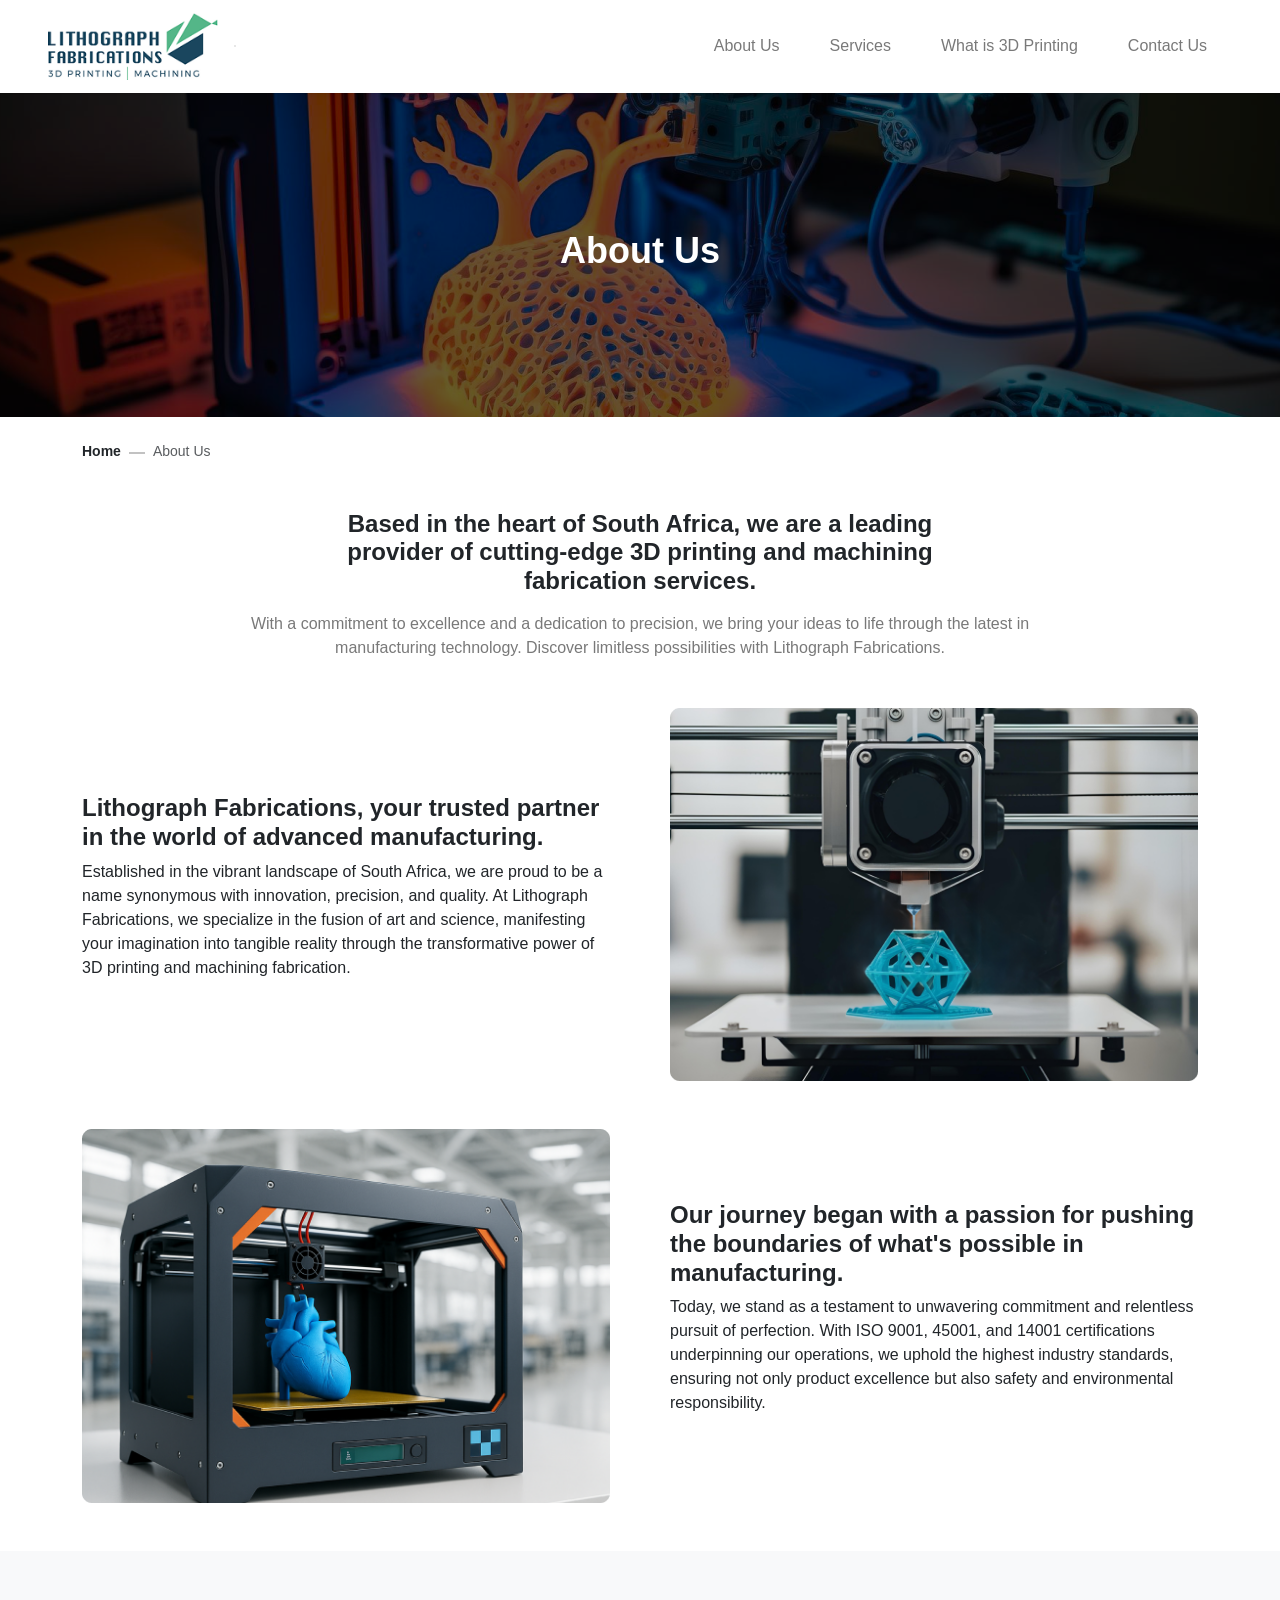
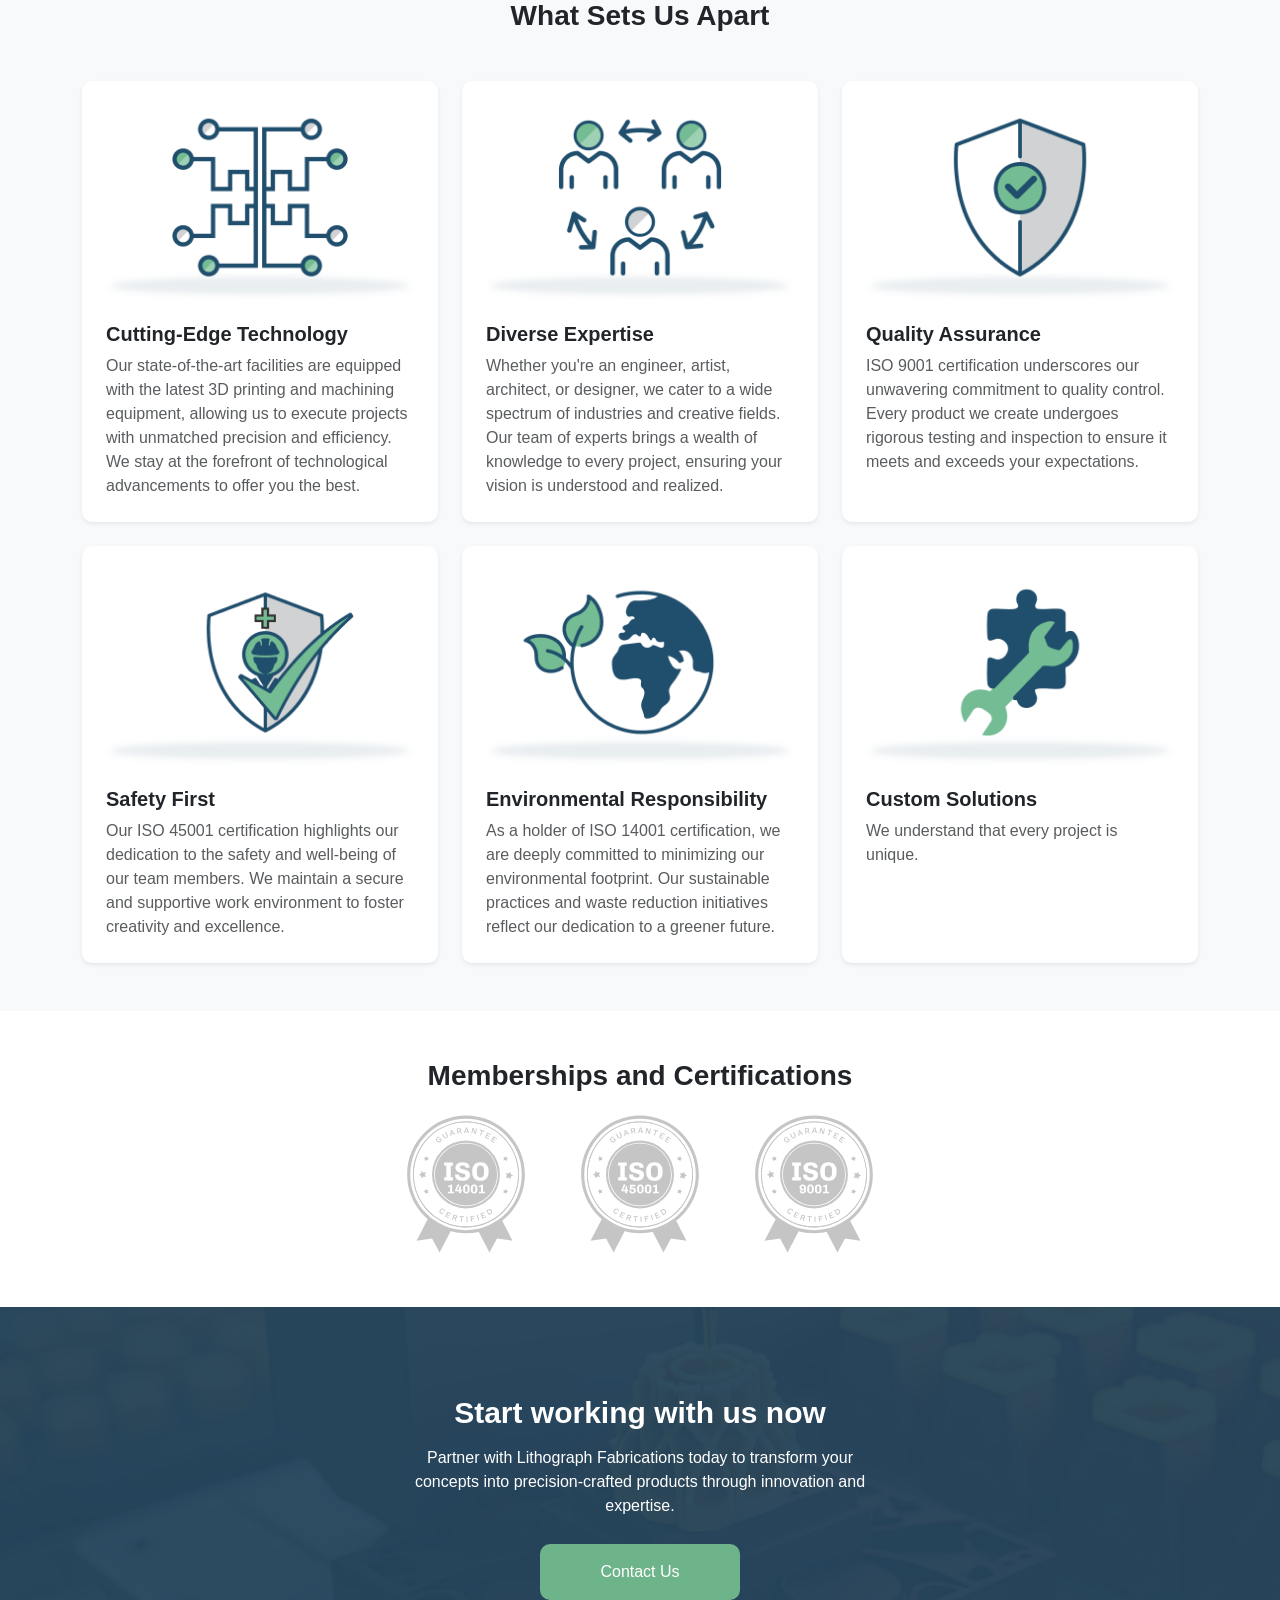
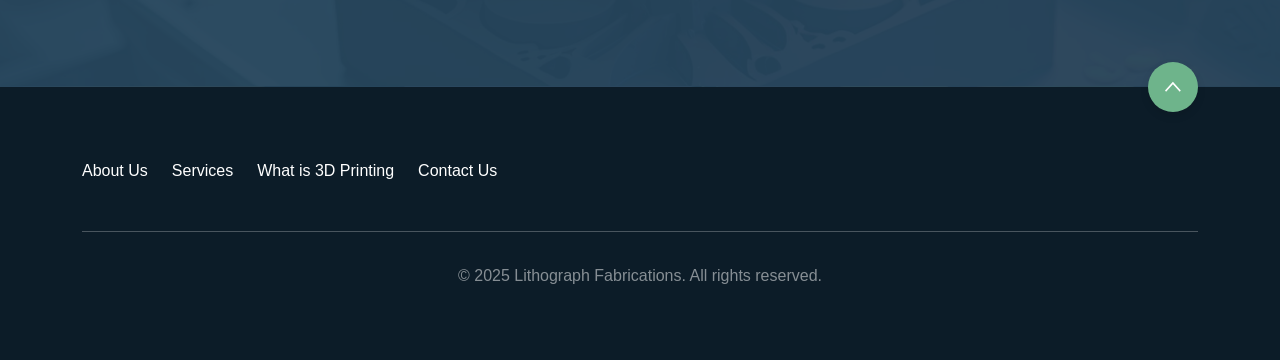
<file: index.html>
<!DOCTYPE html>
<html lang="en">

<head>
  <meta charset="UTF-8" />
  <meta name="viewport" content="width=device-width, initial-scale=1.0" />
  <title>Lithograph Fabrications - Turning Ideas into Engineered Reality. </title>
  <link rel="stylesheet" href="assets/css/bootstrap.min.css" />
  <link rel="stylesheet" href="assets/css/styles.css" />
  <link rel="stylesheet" href="assets/css/about-us.css" />
</head>

<body>
  <header>
    <nav class="navbar navbar-expand-lg navbar-light bg-white shadow-sm">
      <div class="container-fluid px-lg-5">
        <a class="navbar-brand" href="3d-printing.html">
          <img src="assets/images/logo.png" alt="Lithograph Fabrications Logo" class="img-fluid" />
        </a>
        <div class="d-flex align-items-center ms-auto order-lg-2">
          <button class="navbar-toggler d-lg-none border-0 ms-2" type="button" data-bs-toggle="collapse"
            data-bs-target="#navbarNav" aria-controls="navbarNav" aria-expanded="false" aria-label="Toggle navigation">
            <img src="assets/images/hamburger.svg" alt="Menu Toggle" class="custom-toggler-icon" />
            <img src="assets/images/close_icon.svg" alt="Close" class="close-icon" />
          </button>
        </div>
        <div class="d-flex w-100 order-lg-1">
          <div class="collapse navbar-collapse" id="navbarNav">
            <hr class="my-4" style="border: 1px solid #1a1a1a; opacity: 0.1" />
            <ul class="navbar-nav ms-auto align-items-center">
              <li class="nav-item">
                <a class="nav-link" href="index.html">About Us</a>
              </li>
              <li class="nav-item">
                <a class="nav-link" href="services.html">Services</a>
              </li>
              <li class="nav-item">
                <a class="nav-link" href="3d-printing.html">What is 3D Printing</a>
              </li>
              <!-- <li class="nav-item">
                <a class="nav-link" href="/products.html">Products Made</a>
              </li> -->
              <li class="nav-item">
                <a class="nav-link" href="contact-us.html">Contact Us</a>
              </li>
            </ul>
          </div>
        </div>
      </div>
    </nav>
  </header>

  <main>
    <section class="hero-section text-center text-white">
      <div class="container py-5">
        <h1 class="display-4 fw-bold">About Us</h1>
      </div>
    </section>
    <section class="container my-4">
      <nav class="custom-breadcrumb" aria-label="breadcrumb">
        <ol class="breadcrumb">
          <li class="breadcrumb-item"><strong>Home</strong></li>
          <li class="breadcrumb-item active" aria-current="page">About Us</li>
        </ol>
      </nav>
    </section>
    <section class="container my-4">
      <div class="text-center my-5 about-intro">
        <h2>
          Based in the heart of South Africa, we are a
          leading provider of cutting-edge 3D printing and machining
          fabrication services.
        </h2>
        <p class="mt-3">
          With a commitment to excellence and a dedication to precision, we
          bring your ideas to life through the latest in manufacturing
          technology. Discover limitless possibilities with Lithograph
          Fabrications.
        </p>
      </div>
    </section>
    <section class="container my-5">
      <div class="row align-items-center reorder-mobile">
        <div class="col-md-6 text-content">
          <h3 class="h4 fw-bold">
            Lithograph Fabrications, your trusted partner in the
            world of advanced manufacturing.
          </h3>
          <p>
            Established in the vibrant landscape of South Africa, we are proud
            to be a name synonymous with innovation, precision, and quality.
            At Lithograph Fabrications, we specialize in the fusion of art and
            science, manifesting your imagination into tangible reality
            through the transformative power of 3D printing and machining
            fabrication.
          </p>
        </div>
        <!-- The image column remains the same -->
        <div class="col-md-6 image-fill-col">
          <img src="./assets/images/about-us/image-1.png" alt="Detailed 3D printed object" class="img-fluid rounded" />
        </div>
      </div>
    </section>

    <section class="container my-5">
      <div class="row align-items-center reorder-mobile reverse">
        <div class="col-md-6 text-content">
          <h3 class="h4 fw-bold">
            Our journey began with a passion for pushing the boundaries of
            what's possible in manufacturing.
          </h3>
          <p>
            Today, we stand as a testament to unwavering commitment and
            relentless pursuit of perfection. With ISO 9001, 45001, and 14001
            certifications underpinning our operations, we uphold the highest
            industry standards, ensuring not only product excellence but also
            safety and environmental responsibility.
          </p>
        </div>
        <!-- The image column remains the same -->
        <div class="col-md-6 image-fill-col">
          <img src="./assets/images/about-us/image-2.png" alt="Detailed 3D printed object" class="img-fluid rounded" />
        </div>
      </div>
    </section>

    <section class="bg-light py-5">
      <div class="container">
        <h2 class="text-center h3 fw-bold mb-5">What Sets Us Apart</h2>
        <div class="row g-4">
          <div class="col-md-6 col-xl-4">
            <div class="card h-100 shadow-sm p-2">
              <img src="assets/images/about-us/cuttingedge.png" alt="Cutting-Edge Technology"
                class="card-img-top rounded-4" />
              <div class="card-body">
                <h3 class="card-title h5 fw-bold">Cutting-Edge Technology</h3>
                <p class="card-text text-muted">
                  Our state-of-the-art facilities are equipped with the latest
                  3D printing and machining equipment, allowing us to execute
                  projects with unmatched precision and efficiency. We stay at
                  the forefront of technological advancements to offer you the
                  best.
                </p>
              </div>
            </div>
          </div>
          <div class="col-md-6 col-xl-4">
            <div class="card h-100 shadow-sm p-2">
              <img src="assets/images/about-us/diverseexpertise.png" alt="Diverse Expertise"
                class="card-img-top rounded-4" />
              <div class="card-body">
                <h3 class="card-title h5 fw-bold">Diverse Expertise</h3>
                <p class="card-text text-muted">
                  Whether you're an engineer, artist, architect, or designer,
                  we cater to a wide spectrum of industries and creative
                  fields. Our team of experts brings a wealth of knowledge to
                  every project, ensuring your vision is understood and
                  realized.
                </p>
              </div>
            </div>
          </div>
          <div class="col-md-6 col-xl-4">
            <div class="card h-100 shadow-sm p-2">
              <img src="assets/images/about-us/qualityassurance.png" alt="Quality Assurance"
                class="card-img-top rounded-4" />
              <div class="card-body">
                <h3 class="card-title h5 fw-bold">Quality Assurance</h3>
                <p class="card-text text-muted">
                  ISO 9001 certification underscores our unwavering commitment
                  to quality control. Every product we create undergoes
                  rigorous testing and inspection to ensure it meets and
                  exceeds your expectations.
                </p>
              </div>
            </div>
          </div>
          <div class="col-md-6 col-xl-4">
            <div class="card h-100 shadow-sm p-2">
              <img src="assets/images/about-us/safetyfirst.png" alt="Safety First" class="card-img-top rounded-4" />
              <div class="card-body">
                <h3 class="card-title h5 fw-bold">Safety First</h3>
                <p class="card-text text-muted">
                  Our ISO 45001 certification highlights our dedication to the
                  safety and well-being of our team members. We maintain a
                  secure and supportive work environment to foster creativity
                  and excellence.
                </p>
              </div>
            </div>
          </div>
          <div class="col-md-6 col-xl-4">
            <div class="card h-100 shadow-sm p-2">
              <img src="assets/images/about-us/environmental.png" alt="Environmental Responsibility"
                class="card-img-top rounded-4" />
              <div class="card-body">
                <h3 class="card-title h5 fw-bold">
                  Environmental Responsibility
                </h3>
                <p class="card-text text-muted">
                  As a holder of ISO 14001 certification, we are deeply
                  committed to minimizing our environmental footprint. Our
                  sustainable practices and waste reduction initiatives
                  reflect our dedication to a greener future.
                </p>
              </div>
            </div>
          </div>
          <div class="col-md-6 col-xl-4">
            <div class="card h-100 shadow-sm p-2">
              <img src="assets/images/about-us/customsolutions.png" alt="Custom Solutions"
                class="card-img-top rounded-4" />
              <div class="card-body">
                <h3 class="card-title h5 fw-bold">Custom Solutions</h3>
                <p class="card-text text-muted">
                  We understand that every project is unique.
                </p>
              </div>
            </div>
          </div>
        </div>
      </div>
    </section>
    <section class="container my-5">
      <h2 class="text-center h3 fw-bold mb-3">
        Memberships and Certifications
      </h2>
      <!-- Use responsive justify-content classes -->
      <div class="d-flex flex-wrap justify-content-center align-items-center gap-4 certifications">
        <img src="assets/images/about-us/ISO-LOGOS_ISO_14001.svg" alt="ISO 14001" class="logo-item" />
        <img src="assets/images/about-us/ISO-LOGOS_ISO_45001.svg" alt="ISO 45001" class="logo-item" />
        <img src="assets/images/about-us/ISO-LOGOS_ISO_9001.svg" alt="ISO 9001" class="logo-item" />
      </div>
    </section>

    <section class="contact-us-section">
      <h2>Start working with us now</h2>
      <p>
        Partner with Lithograph Fabrications today to transform your concepts into precision-crafted products through
        innovation and expertise.
      </p>
      <a href="contact-us.html" class="btn px-4">Contact Us</a>
    </section>
  </main>
  <footer class="footer-dark py-5 text-white">
    <div class="container">
      <div class="row">
        <div class="col-lg-8">
          <ul class="nav flex-column flex-lg-row text-center text-lg-start">
            <li class="nav-item">
              <a class="nav-link text-white" href="index.html">About Us</a>
            </li>
            <li class="nav-item">
              <a class="nav-link text-white" href="services.html">Services</a>
            </li>
            <li class="nav-item">
              <a class="nav-link text-white" href="3d-printing.html">What is 3D Printing</a>
            </li>
            <!-- <li class="nav-item">
              <a class="nav-link text-white" href="products.html">Products Made</a>
            </li> -->
            <li class="nav-item">
              <a class="nav-link text-white" href="contact-us.html">Contact Us</a>
            </li>
          </ul>
        </div>
      </div>
      <hr class="my-4" style="border-color: #ffffff" />
      <div class="row text-center text-lg-start justify-content-center">
        <div class="col-lg-6 text-center my-3 my-lg-0 opacity-50 py-2 justify-content-center d-flex">
          <p>© 2025 Lithograph Fabrications. All rights reserved.</p>
        </div>
      </div>
      <div class="back-to-top-container">
        <a href="#" class="back-to-top">
          <img src="assets/images/arrow-up.svg" alt="Back to top" />
        </a>
      </div>
    </div>
  </footer>
  <script src="assets/js/script.js"></script>
  <script src="assets/js/bootstrap.min.js"></script>
</body>

</html>
</file>
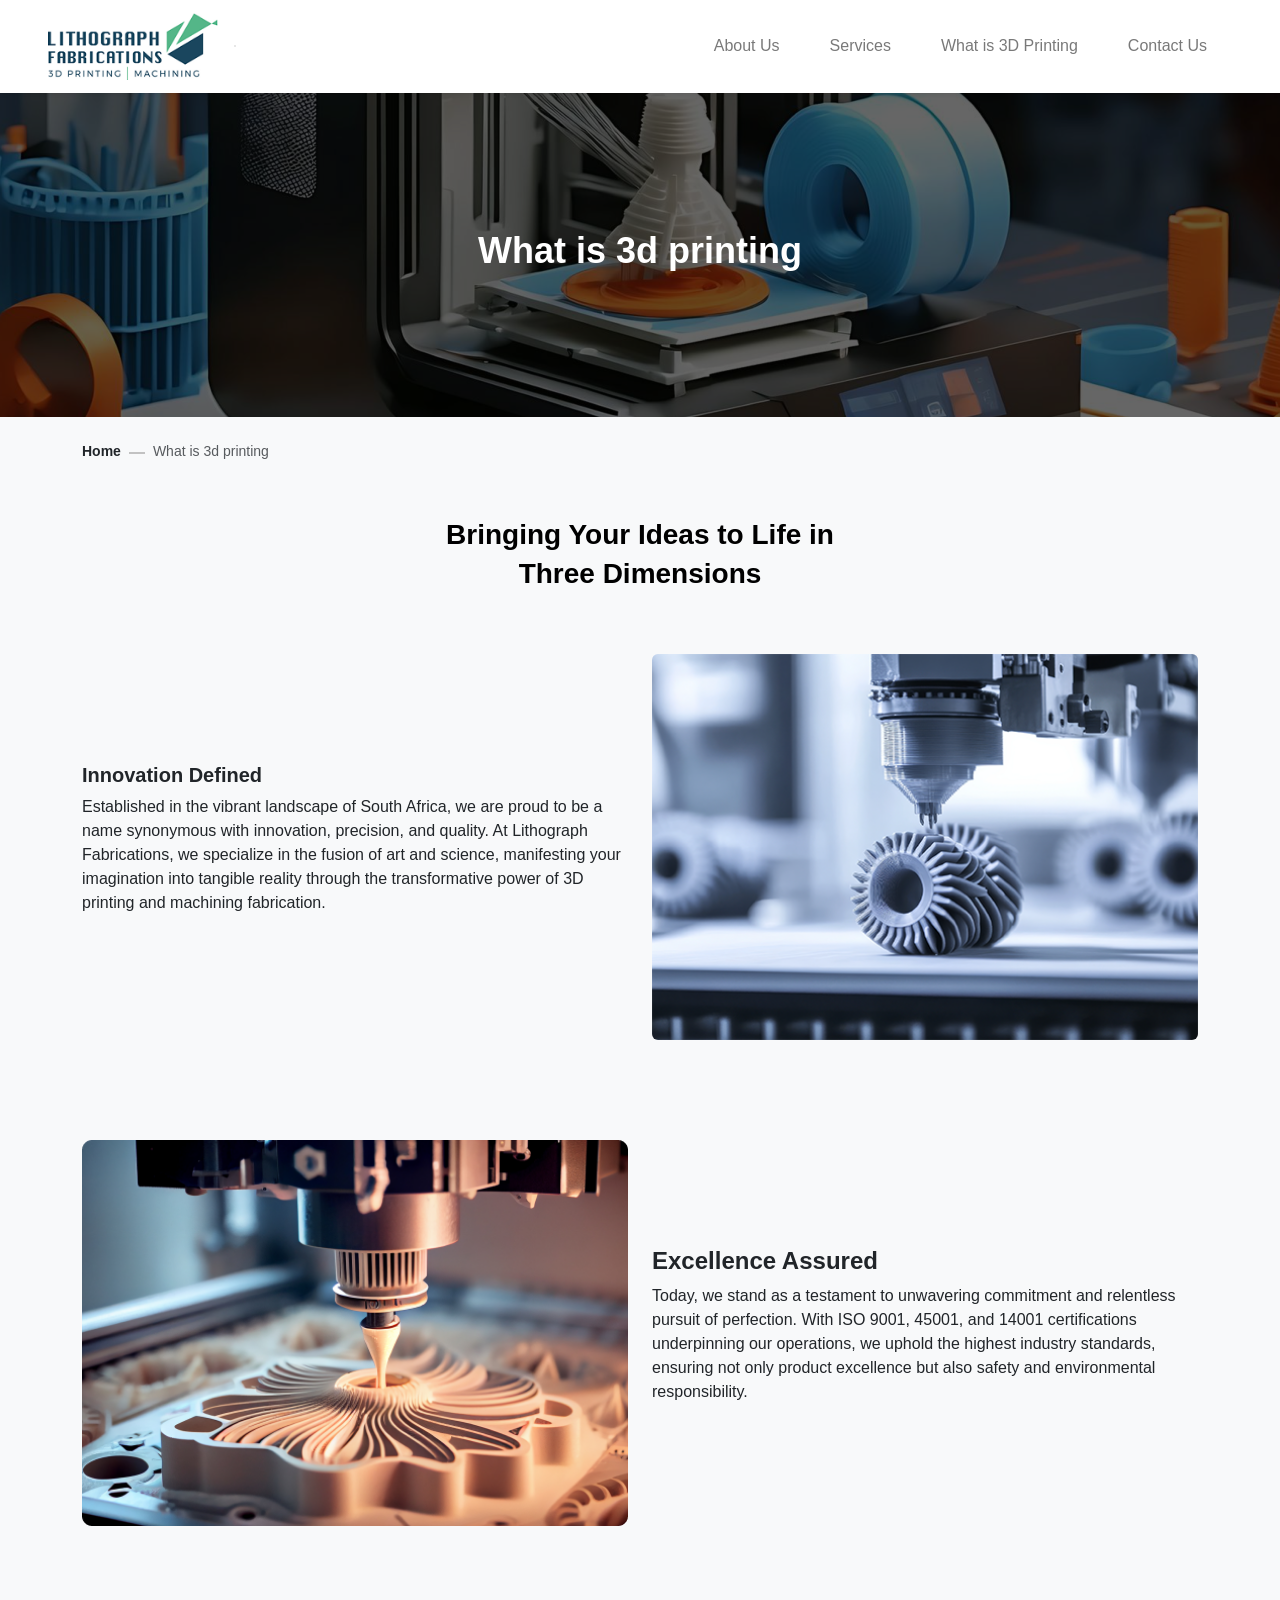
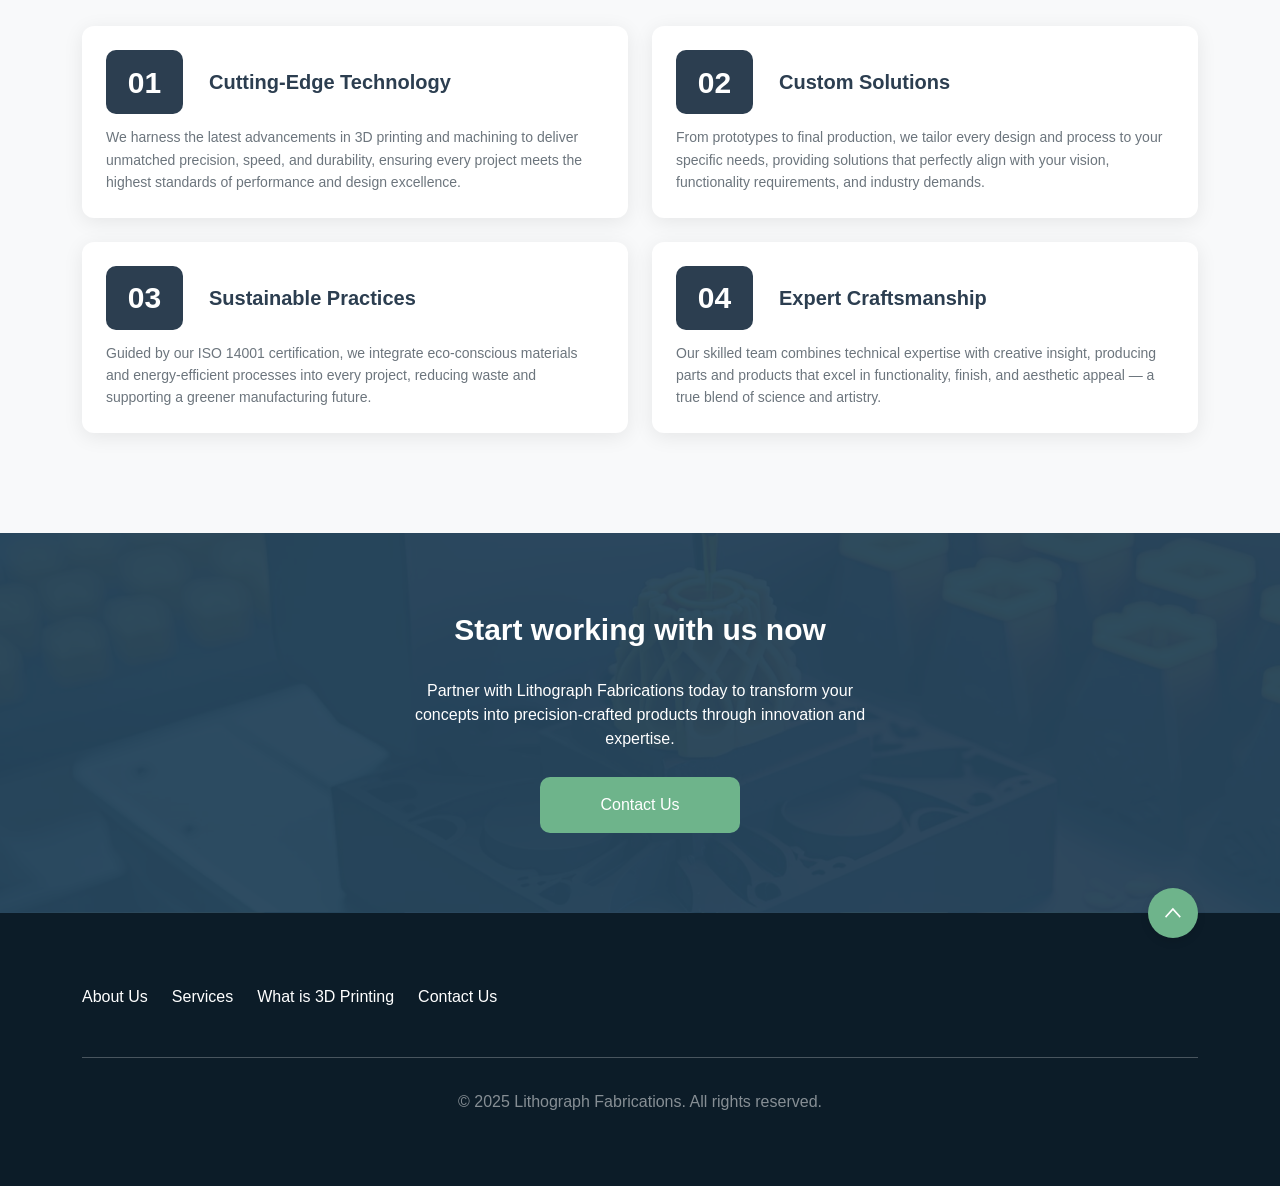
<file: 3d-printing.html>
<!DOCTYPE html>
<html lang="en">
  <head>
    <meta charset="UTF-8" />
    <meta name="viewport" content="width=device-width, initial-scale=1.0" />
    <title>3d Printing - Lithograph Fabrications</title>
    <link rel="stylesheet" href="assets/css/bootstrap.min.css" />
    <link rel="stylesheet" href="assets/css/styles.css" />
    <link rel="stylesheet" href="assets/css/3d-printing.css" />
  </head>

  <body>
    <header>
      <nav class="navbar navbar-expand-lg navbar-light bg-white shadow-sm">
        <div class="container-fluid px-lg-5">
          <a class="navbar-brand" href="index.html">
            <img
              src="assets/images/logo.png"
              alt="Lithograph Fabrications Logo"
              class="img-fluid"
            />
          </a>
          <div class="d-flex align-items-center ms-auto order-lg-2">
            <button
              class="navbar-toggler d-lg-none border-0 ms-2"
              type="button"
              data-bs-toggle="collapse"
              data-bs-target="#navbarNav"
              aria-controls="navbarNav"
              aria-expanded="false"
              aria-label="Toggle navigation"
            >
              <img
                src="assets/images/hamburger.svg"
                alt="Menu Toggle"
                class="custom-toggler-icon"
              />
              <img
                src="assets/images/close_icon.svg"
                alt="Close"
                class="close-icon"
              />
            </button>
          </div>
          <div class="d-flex w-100 order-lg-1">
            <div class="collapse navbar-collapse" id="navbarNav">
              <hr
                class="my-4"
                style="border: 1px solid #1a1a1a; opacity: 0.1"
              />
              <ul class="navbar-nav ms-auto align-items-center">
                <li class="nav-item">
                  <a class="nav-link" href="index.html">About Us</a>
                </li>
                <li class="nav-item">
                  <a class="nav-link" href="services.html">Services</a>
                </li>
                <li class="nav-item">
                  <a class="nav-link" href="3d-printing.html"
                    >What is 3D Printing</a
                  >
                </li>
                <!-- <li class="nav-item">
                  <a class="nav-link" href="products.html">Products Made</a>
                </li> -->
                <li class="nav-item">
                  <a class="nav-link" href="contact-us.html">Contact Us</a>
                </li>
              </ul>
            </div>
          </div>
        </div>
      </nav>
    </header>

    <main class="bg-light">
      <section class="printing-banner text-center text-white">
        <div class="container py-5">
          <h1 class="display-4 fw-bold">What is 3d printing</h1>
        </div>
      </section>

      <section class="container my-4">
        <nav class="custom-breadcrumb" aria-label="breadcrumb">
          <ol class="breadcrumb">
            <li class="breadcrumb-item"><strong>Home</strong></li>
            <li class="breadcrumb-item active" aria-current="page">
              What is 3d printing
            </li>
          </ol>
        </nav>
      </section>

      <section class="container text-center my-5">
        <div class="text-center printing-header">
          <h2>Bringing Your Ideas to Life in Three Dimensions</h2>
        </div>
      </section>

      <section class="container m-bottom">
        <div class="row align-items-center reorder-mobile">
          <div class="col-md-6 text-content">
            <h3 class="h5 fw-bold me-auto">Innovation Defined</h3>
            <p>
              Established in the vibrant landscape of South Africa, we are proud
              to be a name synonymous with innovation, precision, and quality.
              At Lithograph Fabrications, we specialize in the fusion of art and
              science, manifesting your imagination into tangible reality
              through the transformative power of 3D printing and machining
              fabrication.
            </p>
          </div>
          <!-- The image column remains the same -->
          <div class="col-md-6 image-fill-col">
            <img
              src="./assets/images/3d-printing/img1.png"
              alt="Detailed 3D printed object"
              class="img-fluid rounded"
            />
          </div>
        </div>
      </section>

      <section class="container m-bottom">
        <div class="row align-items-center reorder-mobile reverse">
          <div class="col-md-6 text-content">
            <h3 class="h4 fw-bold me-auto">Excellence Assured</h3>
            <p>
              Today, we stand as a testament to unwavering commitment and
              relentless pursuit of perfection. With ISO 9001, 45001, and 14001
              certifications underpinning our operations, we uphold the highest
              industry standards, ensuring not only product excellence but also
              safety and environmental responsibility.
            </p>
          </div>
          <!-- The image column remains the same -->
          <div class="col-md-6 image-fill-col">
            <img
              src="./assets/images/3d-printing/img2.png"
              alt="Detailed 3D printed object"
              class="img-fluid rounded"
            />
          </div>
        </div>
      </section>

      <section class="m-bottom">
        <div class="container">
          <div class="row g-4">
            <div class="col-md-6">
              <div class="feature-card">
                <div class="feature-content">
                  <div class="feature-header">
                    <div class="feature-number">01</div>
                    <h3 class="feature-title">Cutting-Edge Technology</h3>
                  </div>
                  <p class="feature-description">
                    We harness the latest advancements in 3D printing and
                    machining to deliver unmatched precision, speed, and
                    durability, ensuring every project meets the highest
                    standards of performance and design excellence.
                  </p>
                </div>
              </div>
            </div>
            <div class="col-md-6">
              <div class="feature-card">
                <div class="feature-content">
                  <div class="feature-header">
                    <div class="feature-number">02</div>
                    <h3 class="feature-title">Custom Solutions</h3>
                  </div>
                  <p class="feature-description">
                    From prototypes to final production, we tailor every design
                    and process to your specific needs, providing solutions that
                    perfectly align with your vision, functionality
                    requirements, and industry demands.
                  </p>
                </div>
              </div>
            </div>
            <div class="col-md-6">
              <div class="feature-card">
                <div class="feature-content">
                  <div class="feature-header">
                    <div class="feature-number">03</div>
                    <h3 class="feature-title">Sustainable Practices</h3>
                  </div>
                  <p class="feature-description">
                    Guided by our ISO 14001 certification, we integrate
                    eco-conscious materials and energy-efficient processes into
                    every project, reducing waste and supporting a greener
                    manufacturing future.
                  </p>
                </div>
              </div>
            </div>
            <div class="col-md-6">
              <div class="feature-card">
                <div class="feature-content">
                  <div class="feature-header">
                    <div class="feature-number">04</div>
                    <h3 class="feature-title">Expert Craftsmanship</h3>
                  </div>
                  <p class="feature-description">
                    Our skilled team combines technical expertise with creative
                    insight, producing parts and products that excel in
                    functionality, finish, and aesthetic appeal — a true blend
                    of science and artistry.
                  </p>
                </div>
              </div>
            </div>
          </div>
        </div>
      </section>

      <section
        class="text-center text-white py-5 contact-us-section d-flex flex-column justify-content-center align-items-center"
      >
        <h2 class="h3 fw-bold">Start working with us now</h2>
        <p class="my-3">
         Partner with Lithograph Fabrications today to transform your concepts into precision-crafted products through
        innovation and expertise.
        </p>
        <a href="contact-us.html" class="btn px-4">Contact Us</a>
      </section>
    </main>

    <footer class="footer-dark py-5 text-white">
      <div class="container">
        <div class="row">
          <div class="col-lg-8">
            <ul class="nav flex-column flex-lg-row text-center text-lg-start">
              <li class="nav-item">
                <a class="nav-link text-white" href="index.html">About Us</a>
              </li>
              <li class="nav-item">
                <a class="nav-link text-white" href="services.html">Services</a>
              </li>
              <li class="nav-item">
                <a class="nav-link text-white" href="3d-printing.html"
                  >What is 3D Printing</a
                >
              </li>
              <!-- <li class="nav-item">
                <a class="nav-link text-white" href="products.html"
                  >Products Made</a
                >
              </li> -->
              <li class="nav-item">
                <a class="nav-link text-white" href="contact-us.html"
                  >Contact Us</a
                >
              </li>
            </ul>
          </div>
        </div>
        <hr class="my-4" style="border-color: #ffffff" />
        <div class="row text-center text-lg-start justify-content-center">
          <div
            class="col-lg-6 text-center my-3 my-lg-0 opacity-50 py-2 justify-content-center d-flex"
          >
            <p>© 2025 Lithograph Fabrications. All rights reserved.</p>
          </div>
        </div>
        <div class="back-to-top-container">
          <a href="#" class="back-to-top">
            <img src="assets/images/arrow-up.svg" alt="Back to top" />
          </a>
        </div>
      </div>
    </footer>
    <script src="assets/js/script.js"></script>
    <script src="assets/js/bootstrap.min.js"></script>
  </body>
</html>
</file>
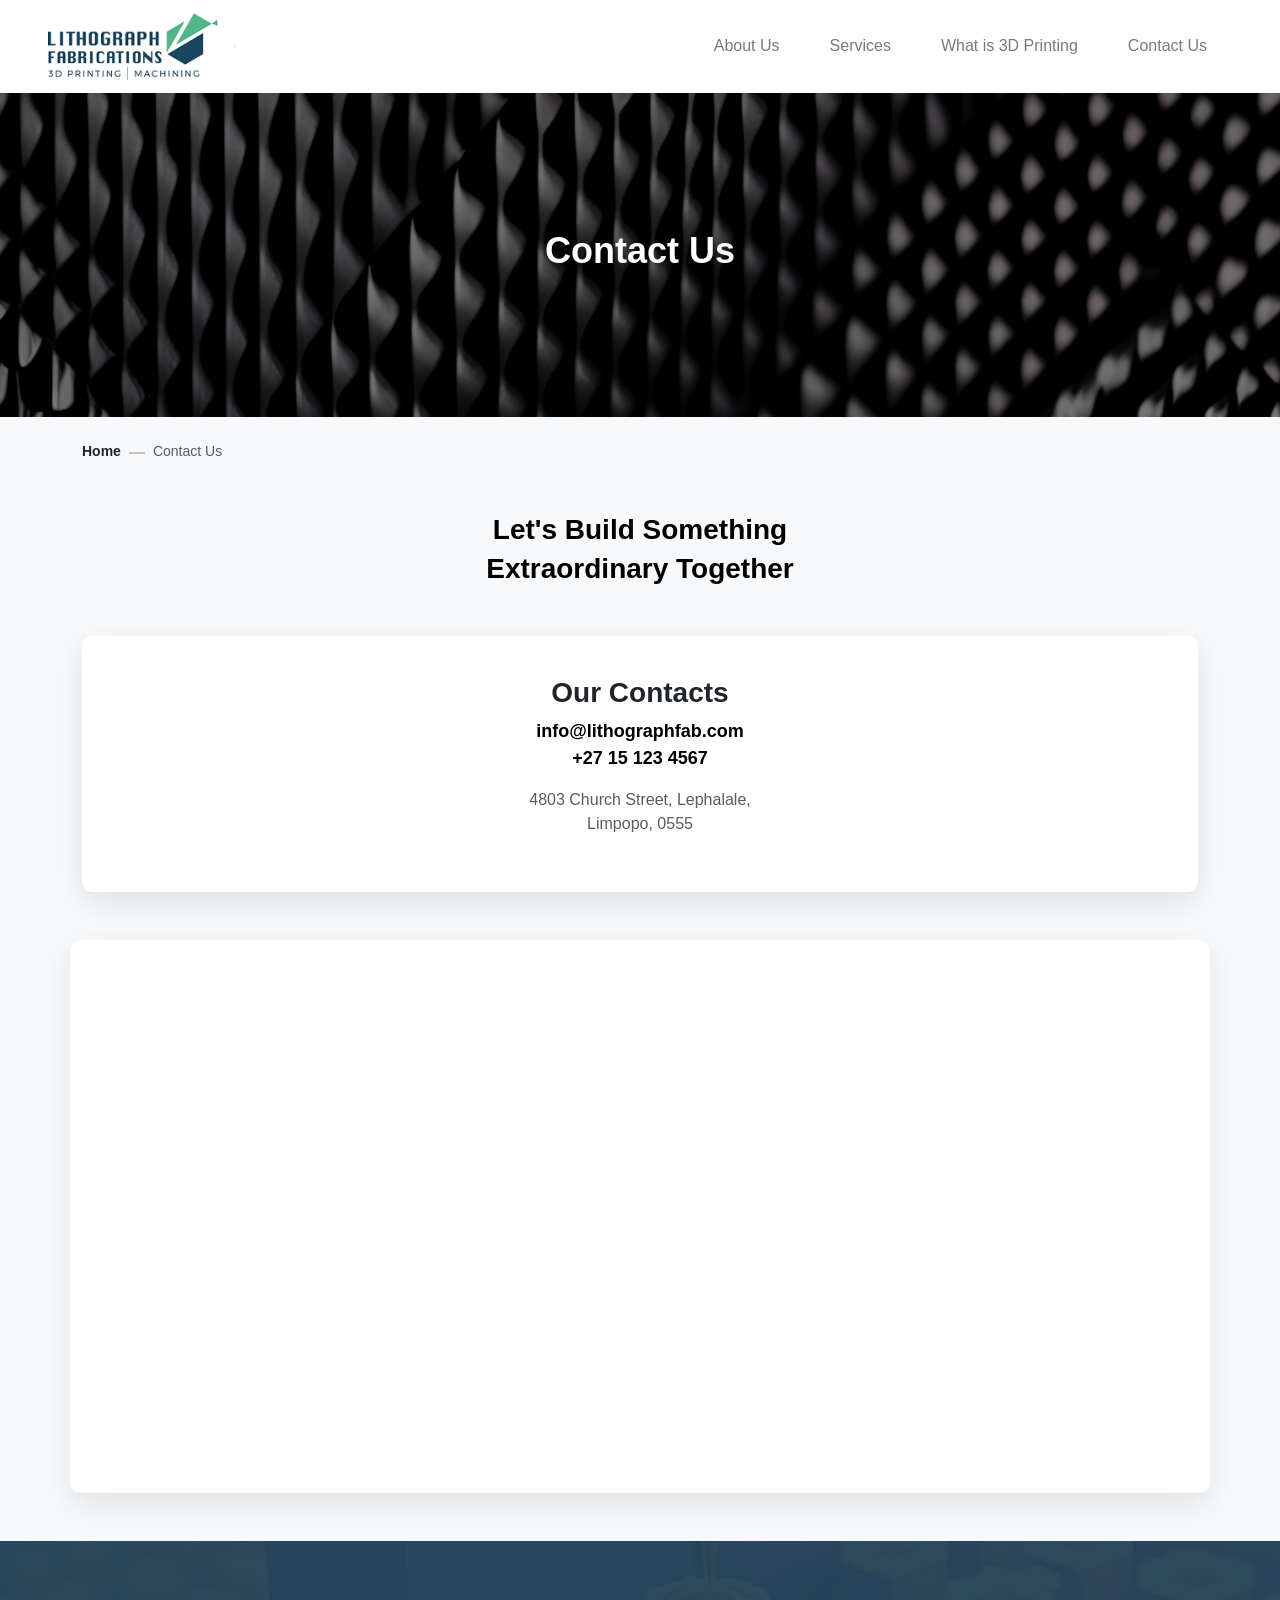
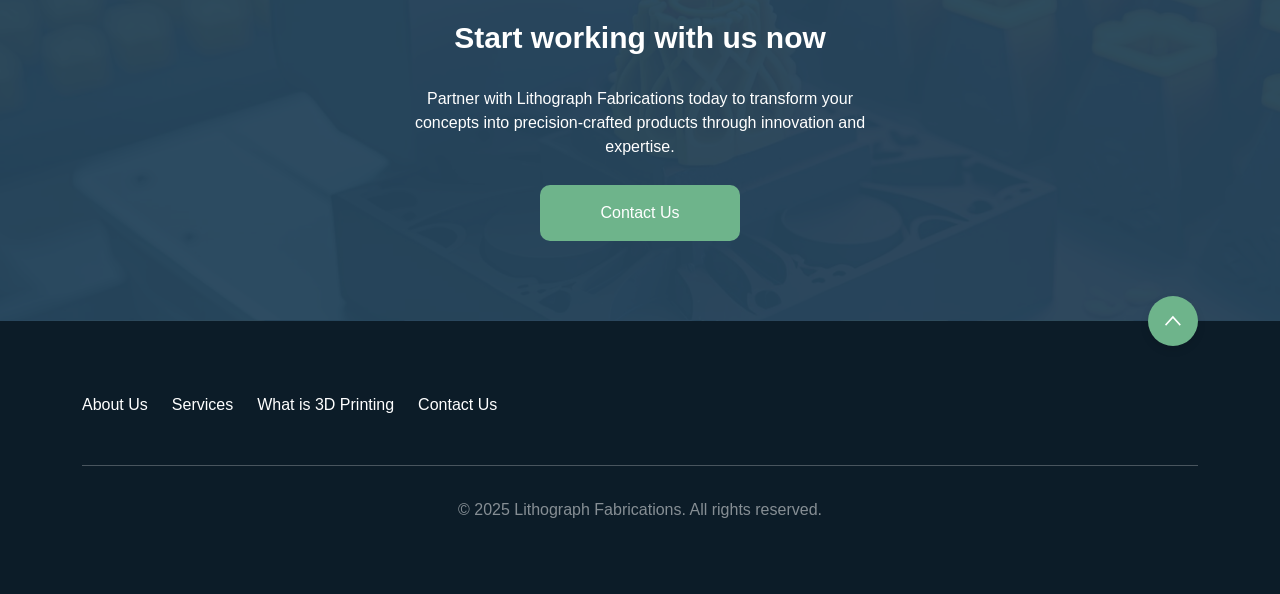
<file: contact-us.html>
<!DOCTYPE html>
<html lang="en">

<head>
  <meta charset="UTF-8" />
  <meta name="viewport" content="width=device-width, initial-scale=1.0" />
  <title>Contact Us - Lithograph Fabrications</title>
  <link rel="stylesheet" href="assets/css/bootstrap.min.css" />
  <link rel="stylesheet" href="assets/css/styles.css" />
  <link rel="stylesheet" href="assets/css/contact-us.css" />
</head>

<body>
  <header>
    <nav class="navbar navbar-expand-lg navbar-light bg-white shadow-sm">
      <div class="container-fluid px-lg-5">
        <a class="navbar-brand" href="3d-printing.html">
          <img src="assets/images/logo.png" alt="Lithograph Fabrications Logo" class="img-fluid" />
        </a>
        <div class="d-flex align-items-center ms-auto order-lg-2">
          <button class="navbar-toggler d-lg-none border-0 ms-2" type="button" data-bs-toggle="collapse"
            data-bs-target="#navbarNav" aria-controls="navbarNav" aria-expanded="false" aria-label="Toggle navigation">
            <img src="assets/images/hamburger.svg" alt="Menu Toggle" class="custom-toggler-icon" />
            <img src="assets/images/close_icon.svg" alt="Close" class="close-icon" />
          </button>
        </div>
        <div class="d-flex w-100 order-lg-1">
          <div class="collapse navbar-collapse" id="navbarNav">
            <hr class="my-4" style="border: 1px solid #1a1a1a; opacity: 0.1" />
            <ul class="navbar-nav ms-auto align-items-center">
              <li class="nav-item">
                <a class="nav-link" href="index.html">About Us</a>
              </li>
              <li class="nav-item">
                <a class="nav-link" href="services.html">Services</a>
              </li>
              <li class="nav-item">
                <a class="nav-link" href="3d-printing.html">What is 3D Printing</a>
              </li>
              <!-- <li class="nav-item">
                <a class="nav-link" href="products.html">Products Made</a>
              </li> -->
              <li class="nav-item">
                <a class="nav-link" href="contact-us.html">Contact Us</a>
              </li>
            </ul>
          </div>
        </div>
      </div>
    </nav>
  </header>

  <main class="bg-light">
    <section class="hero-section text-center text-white">
      <div class="container py-5">
        <h1 class="display-4 fw-bold">Contact Us</h1>
      </div>
    </section>
    <section class="container my-4">
      <nav class="custom-breadcrumb" aria-label="breadcrumb">
        <ol class="breadcrumb">
          <li class="breadcrumb-item"><strong>Home</strong></li>
          <li class="breadcrumb-item active" aria-current="page">
            Contact Us
          </li>
        </ol>
      </nav>
    </section>
    <section class="container my-4">
      <div class="text-center my-5 intro">
        <h2>Let's Build Something Extraordinary Together</h2>
      </div>
    </section>
    <section class="container my-5 contact-details justify-content-center">
      <div class="contact-card h-100 d-flex flex-column align-items-center">
        <h3 class="fw-bold">Our Contacts</h3>
        <div class="fw-bold">
          <a href="mailto:info@lithographfab.com">info@lithographfab.com</a>
        </div>
        <div class="fw-bold">
          <a href="tel:+27151234567">+27 15 123 4567</a>
        </div>
        <p class="text-muted mt-3 mb-0">4803 Church Street, Lephalale,</p>
        <p class="text-muted mt-0">Limpopo, 0555</p>
      </div>
    </section>
    <section class="container my-5 px-0">
      <div class="map-container">
        <iframe
          src="https://www.google.com/maps/embed?pb=!1m18!1m12!1m3!1d3570.863370635117!2d29.968408775686267!3d-26.49234367690018!2m3!1f0!2f0!3f0!3m2!1i1024!2i768!4f13.1!3m3!1m2!1s0x1eebef62e0d2b30f%3A0x7eeaed4fafd1776!2s4803%20Kerk%20St%2C%20Buhrmanns%20Tafelkop%20135-It%2C%20Ermelo%2C%202351!5e0!3m2!1sen!2sza!4v1760268526722!5m2!1sen!2sza"
          width="100%" height="530" style="border: 0" allowfullscreen="" loading="lazy"
          referrerpolicy="no-referrer-when-downgrade">
        </iframe>
      </div>
    </section>
    <section
      class="text-center text-white py-5 contact-us-section d-flex flex-column justify-content-center align-items-center">
      <h2 class="h3 fw-bold">Start working with us now</h2>
      <p class="my-3">
        Partner with Lithograph Fabrications today to transform your concepts into precision-crafted products through
        innovation and expertise.
      </p>
      <a href="contact-us.html" class="btn px-4">Contact Us</a>
    </section>
  </main>
  <footer class="footer-dark py-5 text-white">
    <div class="container">
      <div class="row">
        <div class="col-lg-8">
          <ul class="nav flex-column flex-lg-row text-center text-lg-start">
            <li class="nav-item">
              <a class="nav-link text-white" href="index.html">About Us</a>
            </li>
            <li class="nav-item">
              <a class="nav-link text-white" href="services.html">Services</a>
            </li>
            <li class="nav-item">
              <a class="nav-link text-white" href="3d-printing.html">What is 3D Printing</a>
            </li>
            <!-- <li class="nav-item">
              <a class="nav-link text-white" href="products.html">Products Made</a>
            </li> -->
            <li class="nav-item">
              <a class="nav-link text-white" href="contact-us.html">Contact Us</a>
            </li>
          </ul>
        </div>
      </div>
      <hr class="my-4" style="border-color: #ffffff" />
      <div class="row text-center text-lg-start justify-content-center">
        <div class="col-lg-6 text-center my-3 my-lg-0 opacity-50 py-2 justify-content-center d-flex">
          <p>© 2025 Lithograph Fabrications. All rights reserved.</p>
        </div>
      </div>
      <div class="back-to-top-container">
        <a href="#" class="back-to-top">
          <img src="assets/images/arrow-up.svg" alt="Back to top" />
        </a>
      </div>
    </div>
  </footer>
  <script src="assets/js/script.js"></script>
  <script src="assets/js/bootstrap.min.js"></script>
</body>

</html>
</file>
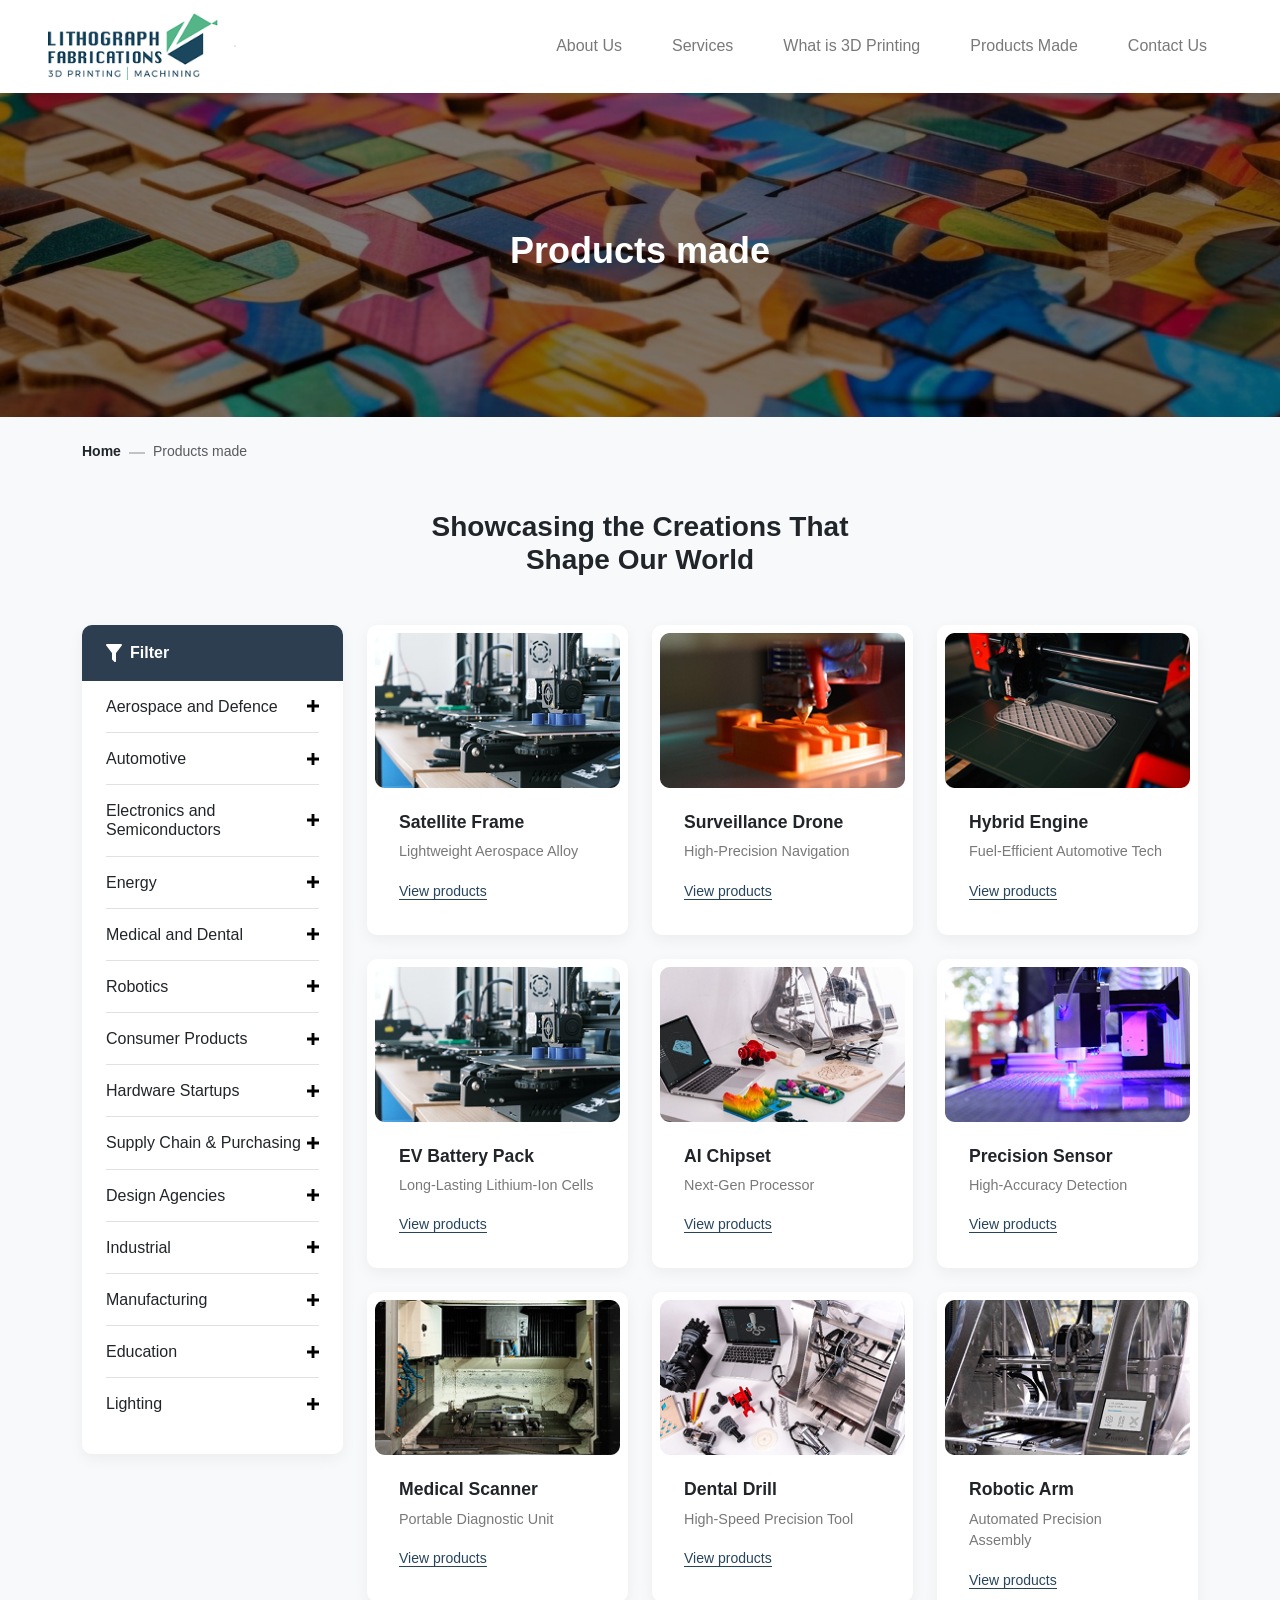
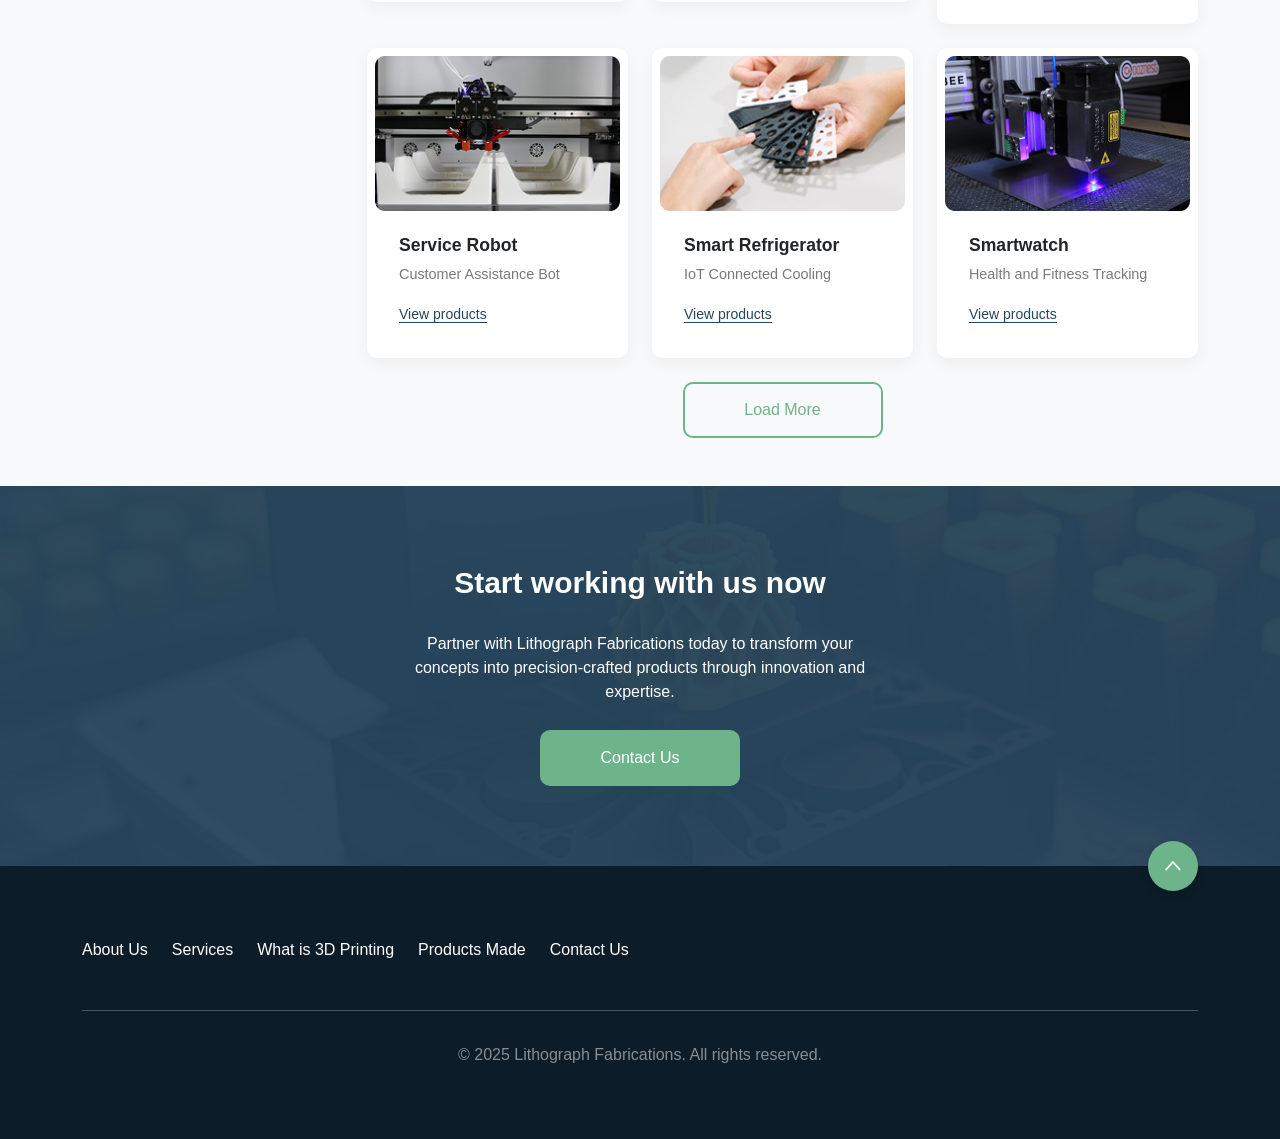
<file: products.html>
<!DOCTYPE html>
<html lang="en">

<head>
  <meta charset="UTF-8" />
  <meta name="viewport" content="width=device-width, initial-scale=1.0" />
  <title>Products- Lithograph Fabrications</title>
  <link rel="stylesheet" href="assets/css/bootstrap.min.css" />
  <link rel="stylesheet" href="assets/css/styles.css" />
  <link rel="stylesheet" href="assets/css/products.css" />
</head>

<body>
  <header>
    <nav class="navbar navbar-expand-lg navbar-light bg-white shadow-sm">
      <div class="container-fluid px-lg-5">
        <a class="navbar-brand" href="3d-printing.html">
          <img src="assets/images/logo.png" alt="Lithograph Fabrications Logo" class="img-fluid" />
        </a>
        <div class="d-flex align-items-center ms-auto order-lg-2">
          <button class="navbar-toggler d-lg-none border-0 ms-2" type="button" data-bs-toggle="collapse"
            data-bs-target="#navbarNav" aria-controls="navbarNav" aria-expanded="false" aria-label="Toggle navigation">
            <img src="assets/images/hamburger.svg" alt="Menu Toggle" class="custom-toggler-icon" />
            <img src="assets/images/close_icon.svg" alt="Close" class="close-icon" />
          </button>
        </div>
        <div class="d-flex w-100 order-lg-1">
          <div class="collapse navbar-collapse" id="navbarNav">
            <hr class="my-4" style="border: 1px solid #1a1a1a; opacity: 0.1" />
            <ul class="navbar-nav ms-auto align-items-center">
              <li class="nav-item">
                <a class="nav-link" href="about-us.html">About Us</a>
              </li>
              <li class="nav-item">
                <a class="nav-link" href="services.html">Services</a>
              </li>
              <li class="nav-item">
                <a class="nav-link" href="3d-printing.html">What is 3D Printing</a>
              </li>
              <li class="nav-item">
                <a class="nav-link" href="products.html">Products Made</a>
              </li>
              <li class="nav-item">
                <a class="nav-link" href="contact-us.html">Contact Us</a>
              </li>
            </ul>
          </div>
        </div>
      </div>
    </nav>
  </header>

  <main class="bg-light">
    <section class="hero-section text-center text-white">
      <div class="container py-5">
        <h1 class="display-4 fw-bold">Products made</h1>
      </div>
    </section>
    <section class="container my-4">
      <nav class="custom-breadcrumb" aria-label="breadcrumb">
        <ol class="breadcrumb">
          <li class="breadcrumb-item"><strong>Home</strong></li>
          <li class="breadcrumb-item active" aria-current="page">
            Products made
          </li>
        </ol>
      </nav>
    </section>
    <section class="container my-4">
      <div class="text-center my-5 intro">
        <h2>Showcasing the Creations That Shape Our World</h2>
      </div>
    </section>

    <section class="container">
      <div class="row">
        <div class="col-lg-3">
          <div class="filter-card-container">
            <!-- Mobile-only collapsible header -->
            <div class="filter-header d-lg-none" data-bs-toggle="collapse" data-bs-target="#filterCollapse"
              aria-expanded="false" aria-controls="filterCollapse">
              <img src="assets/images/products/filter-icon.svg" alt="Filter Icon" class="me-2" />
              <span>Filter</span>
              <span class="ms-auto filter-arrow">▼</span>
            </div>
            <!-- Desktop-only static header -->
            <div class="filter-header d-none d-lg-flex">
              <img src="assets/images/products/filter-icon.svg" alt="Filter Icon" class="me-2" />
              <span>Filter</span>
            </div>
            <div class="collapse d-lg-block" id="filterCollapse">
              <div class="filter-accordion accordion" id="filterAccordion">
                <!-- Accordion Item 1 -->
                <div class="accordion-item">
                  <h2 class="accordion-header" id="headingOne">
                    <button class="accordion-button collapsed" type="button" data-bs-toggle="collapse"
                      data-bs-target="#collapseOne" aria-expanded="false" aria-controls="collapseOne">
                      Aerospace and Defence
                    </button>
                  </h2>
                  <div id="collapseOne" class="accordion-collapse collapse" aria-labelledby="headingOne"
                    data-bs-parent="#filterAccordion">
                    <div class="accordion-body">
                      <ul class="list-unstyled mb-0">
                        <li>
                          <a href="#" class="subcategory-link" data-category="Aerospace and Defence"
                            data-subcategory="Satellites">Satellites</a>
                        </li>
                        <li>
                          <a href="#" class="subcategory-link" data-category="Aerospace and Defence"
                            data-subcategory="Drones">Drones</a>
                        </li>
                        <li>
                          <a href="#" class="subcategory-link" data-category="Aerospace and Defence"
                            data-subcategory="Aircraft">Aircraft</a>
                        </li>
                      </ul>
                    </div>
                  </div>
                </div>
                <!-- Accordion Item 2 -->
                <div class="accordion-item">
                  <h2 class="accordion-header" id="headingTwo">
                    <button class="accordion-button collapsed" type="button" data-bs-toggle="collapse"
                      data-bs-target="#collapseTwo" aria-expanded="false" aria-controls="collapseTwo">
                      Automotive
                    </button>
                  </h2>
                  <div id="collapseTwo" class="accordion-collapse collapse" aria-labelledby="headingTwo"
                    data-bs-parent="#filterAccordion">
                    <div class="accordion-body">
                      <ul class="list-unstyled mb-0">
                        <li>
                          <a href="#" class="subcategory-link" data-category="Automotive"
                            data-subcategory="Electric">Electric</a>
                        </li>
                        <li>
                          <a href="#" class="subcategory-link" data-category="Automotive"
                            data-subcategory="Luxury">Luxury</a>
                        </li>
                        <li>
                          <a href="#" class="subcategory-link" data-category="Automotive" data-subcategory="SUV">SUV</a>
                        </li>
                      </ul>
                    </div>
                  </div>
                </div>
                <!-- Accordion Item 3 -->
                <div class="accordion-item">
                  <h2 class="accordion-header" id="headingThree">
                    <button class="accordion-button collapsed" type="button" data-bs-toggle="collapse"
                      data-bs-target="#collapseThree" aria-expanded="false" aria-controls="collapseThree">
                      Electronics and Semiconductors
                    </button>
                  </h2>
                  <div id="collapseThree" class="accordion-collapse collapse" aria-labelledby="headingThree"
                    data-bs-parent="#filterAccordion">
                    <div class="accordion-body">
                      <ul class="list-unstyled mb-0">
                        <li>
                          <a href="#" class="subcategory-link" data-category="Electronics and Semiconductors"
                            data-subcategory="Smartphones">Smartphones</a>
                        </li>
                        <li>
                          <a href="#" class="subcategory-link" data-category="Electronics and Semiconductors"
                            data-subcategory="Laptops">Laptops</a>
                        </li>
                        <li>
                          <a href="#" class="subcategory-link" data-category="Electronics and Semiconductors"
                            data-subcategory="Chips">Chips</a>
                        </li>
                      </ul>
                    </div>
                  </div>
                </div>
                <!-- Accordion Item 4 -->
                <div class="accordion-item">
                  <h2 class="accordion-header" id="headingFour">
                    <button class="accordion-button collapsed" type="button" data-bs-toggle="collapse"
                      data-bs-target="#collapseFour">
                      Energy
                    </button>
                  </h2>
                  <div id="collapseFour" class="accordion-collapse collapse" aria-labelledby="headingFour"
                    data-bs-parent="#filterAccordion">
                    <div class="accordion-body">
                      <ul class="list-unstyled mb-0">
                        <li>
                          <a href="#" class="subcategory-link" data-category="Energy" data-subcategory="Solar">Solar</a>
                        </li>
                        <li>
                          <a href="#" class="subcategory-link" data-category="Energy" data-subcategory="Wind">Wind</a>
                        </li>
                        <li>
                          <a href="#" class="subcategory-link" data-category="Energy"
                            data-subcategory="Nuclear">Nuclear</a>
                        </li>
                      </ul>
                    </div>
                  </div>
                </div>
                <!-- Accordion Item 5 -->
                <div class="accordion-item">
                  <h2 class="accordion-header" id="headingFive">
                    <button class="accordion-button collapsed" type="button" data-bs-toggle="collapse"
                      data-bs-target="#collapseFive">
                      Medical and Dental
                    </button>
                  </h2>
                  <div id="collapseFive" class="accordion-collapse collapse" aria-labelledby="headingFive"
                    data-bs-parent="#filterAccordion">
                    <div class="accordion-body">
                      <ul class="list-unstyled mb-0">
                        <li>
                          <a href="#" class="subcategory-link" data-category="Medical and Dental"
                            data-subcategory="Surgical">Surgical</a>
                        </li>
                        <li>
                          <a href="#" class="subcategory-link" data-category="Medical and Dental"
                            data-subcategory="Dental">Dental</a>
                        </li>
                        <li>
                          <a href="#" class="subcategory-link" data-category="Medical and Dental"
                            data-subcategory="Diagnostics">Diagnostics</a>
                        </li>
                      </ul>
                    </div>
                  </div>
                </div>
                <!-- Accordion Item 6 -->
                <div class="accordion-item">
                  <h2 class="accordion-header" id="headingSix">
                    <button class="accordion-button collapsed" type="button" data-bs-toggle="collapse"
                      data-bs-target="#collapseSix">
                      Robotics
                    </button>
                  </h2>
                  <div id="collapseSix" class="accordion-collapse collapse" aria-labelledby="headingSix"
                    data-bs-parent="#filterAccordion">
                    <div class="accordion-body">
                      <ul class="list-unstyled mb-0">
                        <li>
                          <a href="#" class="subcategory-link" data-category="Robotics"
                            data-subcategory="Industrial">Industrial</a>
                        </li>
                        <li>
                          <a href="#" class="subcategory-link" data-category="Robotics"
                            data-subcategory="Medical">Medical</a>
                        </li>
                        <li>
                          <a href="#" class="subcategory-link" data-category="Robotics" data-subcategory="AI Robots">AI
                            Robots</a>
                        </li>
                      </ul>
                    </div>
                  </div>
                </div>
                <!-- Accordion Item 7 -->
                <div class="accordion-item">
                  <h2 class="accordion-header" id="headingSeven">
                    <button class="accordion-button collapsed" type="button" data-bs-toggle="collapse"
                      data-bs-target="#collapseSeven">
                      Consumer Products
                    </button>
                  </h2>
                  <div id="collapseSeven" class="accordion-collapse collapse" aria-labelledby="headingSeven"
                    data-bs-parent="#filterAccordion">
                    <div class="accordion-body">
                      <ul class="list-unstyled mb-0">
                        <li>
                          <a href="#" class="subcategory-link" data-category="Consumer Products"
                            data-subcategory="Home">Home</a>
                        </li>
                        <li>
                          <a href="#" class="subcategory-link" data-category="Consumer Products"
                            data-subcategory="Kitchen">Kitchen</a>
                        </li>
                        <li>
                          <a href="#" class="subcategory-link" data-category="Consumer Products"
                            data-subcategory="Personal Care">Personal Care</a>
                        </li>
                      </ul>
                    </div>
                  </div>
                </div>
                <!-- Accordion Item 8 -->
                <div class="accordion-item">
                  <h2 class="accordion-header" id="headingEight">
                    <button class="accordion-button collapsed" type="button" data-bs-toggle="collapse"
                      data-bs-target="#collapseEight">
                      Hardware Startups
                    </button>
                  </h2>
                  <div id="collapseEight" class="accordion-collapse collapse" aria-labelledby="headingEight"
                    data-bs-parent="#filterAccordion">
                    <div class="accordion-body">
                      <ul class="list-unstyled mb-0">
                        <li>
                          <a href="#" class="subcategory-link" data-category="Hardware Startups"
                            data-subcategory="IoT Devices">IoT Devices</a>
                        </li>
                        <li>
                          <a href="#" class="subcategory-link" data-category="Hardware Startups"
                            data-subcategory="Wearables">Wearables</a>
                        </li>
                        <li>
                          <a href="#" class="subcategory-link" data-category="Hardware Startups"
                            data-subcategory="Prototypes">Prototypes</a>
                        </li>
                      </ul>
                    </div>
                  </div>
                </div>
                <!-- Accordion Item 9 -->
                <div class="accordion-item">
                  <h2 class="accordion-header" id="headingNine">
                    <button class="accordion-button collapsed" type="button" data-bs-toggle="collapse"
                      data-bs-target="#collapseNine">
                      Supply Chain & Purchasing
                    </button>
                  </h2>
                  <div id="collapseNine" class="accordion-collapse collapse" aria-labelledby="headingNine"
                    data-bs-parent="#filterAccordion">
                    <div class="accordion-body">
                      <ul class="list-unstyled mb-0">
                        <li>
                          <a href="#" class="subcategory-link" data-category="Supply Chain & Purchasing"
                            data-subcategory="Logistics">Logistics</a>
                        </li>
                        <li>
                          <a href="#" class="subcategory-link" data-category="Supply Chain & Purchasing"
                            data-subcategory="Procurement">Procurement</a>
                        </li>
                        <li>
                          <a href="#" class="subcategory-link" data-category="Supply Chain & Purchasing"
                            data-subcategory="Distribution">Distribution</a>
                        </li>
                      </ul>
                    </div>
                  </div>
                </div>
                <!-- Accordion Item 10 -->
                <div class="accordion-item">
                  <h2 class="accordion-header" id="headingTen">
                    <button class="accordion-button collapsed" type="button" data-bs-toggle="collapse"
                      data-bs-target="#collapseTen">
                      Design Agencies
                    </button>
                  </h2>
                  <div id="collapseTen" class="accordion-collapse collapse" aria-labelledby="headingTen"
                    data-bs-parent="#filterAccordion">
                    <div class="accordion-body">
                      <ul class="list-unstyled mb-0">
                        <li>
                          <a href="#" class="subcategory-link" data-category="Design Agencies"
                            data-subcategory="Graphic Design">Graphic Design</a>
                        </li>
                        <li>
                          <a href="#" class="subcategory-link" data-category="Design Agencies"
                            data-subcategory="UI/UX">UI/UX</a>
                        </li>
                        <li>
                          <a href="#" class="subcategory-link" data-category="Design Agencies"
                            data-subcategory="Branding">Branding</a>
                        </li>
                      </ul>
                    </div>
                  </div>
                </div>
                <!-- Accordion Item 11 -->
                <div class="accordion-item">
                  <h2 class="accordion-header" id="headingEleven">
                    <button class="accordion-button collapsed" type="button" data-bs-toggle="collapse"
                      data-bs-target="#collapseEleven">
                      Industrial
                    </button>
                  </h2>
                  <div id="collapseEleven" class="accordion-collapse collapse" aria-labelledby="headingEleven"
                    data-bs-parent="#filterAccordion">
                    <div class="accordion-body">
                      <ul class="list-unstyled mb-0">
                        <li>
                          <a href="#" class="subcategory-link" data-category="Industrial"
                            data-subcategory="Machinery">Machinery</a>
                        </li>
                        <li>
                          <a href="#" class="subcategory-link" data-category="Industrial"
                            data-subcategory="Tools">Tools</a>
                        </li>
                        <li>
                          <a href="#" class="subcategory-link" data-category="Industrial"
                            data-subcategory="Equipment">Equipment</a>
                        </li>
                      </ul>
                    </div>
                  </div>
                </div>
                <!-- Accordion Item 12 -->
                <div class="accordion-item">
                  <h2 class="accordion-header" id="headingTwelve">
                    <button class="accordion-button collapsed" type="button" data-bs-toggle="collapse"
                      data-bs-target="#collapseTwelve">
                      Manufacturing
                    </button>
                  </h2>
                  <div id="collapseTwelve" class="accordion-collapse collapse" aria-labelledby="headingTwelve"
                    data-bs-parent="#filterAccordion">
                    <div class="accordion-body">
                      <ul class="list-unstyled mb-0">
                        <li>
                          <a href="#" class="subcategory-link" data-category="Manufacturing"
                            data-subcategory="Automated">Automated</a>
                        </li>
                        <li>
                          <a href="#" class="subcategory-link" data-category="Manufacturing"
                            data-subcategory="Manual">Manual</a>
                        </li>
                        <li>
                          <a href="#" class="subcategory-link" data-category="Manufacturing"
                            data-subcategory="Assembly Line">Assembly Line</a>
                        </li>
                      </ul>
                    </div>
                  </div>
                </div>
                <!-- Accordion Item 13 -->
                <div class="accordion-item">
                  <h2 class="accordion-header" id="headingThirteen">
                    <button class="accordion-button collapsed" type="button" data-bs-toggle="collapse"
                      data-bs-target="#collapseThirteen">
                      Education
                    </button>
                  </h2>
                  <div id="collapseThirteen" class="accordion-collapse collapse" aria-labelledby="headingThirteen"
                    data-bs-parent="#filterAccordion">
                    <div class="accordion-body">
                      <ul class="list-unstyled mb-0">
                        <li>
                          <a href="#" class="subcategory-link" data-category="Education"
                            data-subcategory="Schools">Schools</a>
                        </li>
                        <li>
                          <a href="#" class="subcategory-link" data-category="Education"
                            data-subcategory="Colleges">Colleges</a>
                        </li>
                        <li>
                          <a href="#" class="subcategory-link" data-category="Education"
                            data-subcategory="Training">Training</a>
                        </li>
                      </ul>
                    </div>
                  </div>
                </div>
                <!-- Accordion Item 14 -->
                <div class="accordion-item">
                  <h2 class="accordion-header" id="headingFourteen">
                    <button class="accordion-button collapsed" type="button" data-bs-toggle="collapse"
                      data-bs-target="#collapseFourteen">
                      Lighting
                    </button>
                  </h2>
                  <div id="collapseFourteen" class="accordion-collapse collapse" aria-labelledby="headingFourteen"
                    data-bs-parent="#filterAccordion">
                    <div class="accordion-body">
                      <ul class="list-unstyled mb-0">
                        <li>
                          <a href="#" class="subcategory-link" data-category="Lighting"
                            data-subcategory="Indoor">Indoor</a>
                        </li>
                        <li>
                          <a href="#" class="subcategory-link" data-category="Lighting"
                            data-subcategory="Outdoor">Outdoor</a>
                        </li>
                        <li>
                          <a href="#" class="subcategory-link" data-category="Lighting"
                            data-subcategory="Industrial">Industrial</a>
                        </li>
                      </ul>
                    </div>
                  </div>
                </div>
              </div>
            </div>
          </div>
        </div>

        <!-- Products Grid -->
        <div class="col-lg-9">
          <div class="row g-4">
            <div class="col-md-6 col-lg-4 product-card-wrapper" data-category="Aerospace and Defence"
              data-subcategory="Satellites">
              <div class="card product-card p-2">
                <img src="assets/images/products/1.png" class="card-img-top rounded-3" alt="Product Image" />
                <div class="card-body">
                  <h5 class="card-title">Satellite Frame</h5>
                  <p class="card-text">Lightweight Aerospace Alloy</p>
                  <a href="#" class="stretched-link">View products</a>
                </div>
              </div>
            </div>
            <div class="col-md-6 col-lg-4 product-card-wrapper" data-category="Aerospace and Defence"
              data-subcategory="Drones">
              <div class="card product-card p-2">
                <img src="assets/images/products/2.png" class="card-img-top rounded-3" alt="Product Image" />
                <div class="card-body">
                  <h5 class="card-title">Surveillance Drone</h5>
                  <p class="card-text">High-Precision Navigation</p>
                  <a href="#" class="stretched-link">View products</a>
                </div>
              </div>
            </div>
            <div class="col-md-6 col-lg-4 product-card-wrapper" data-category="Automotive" data-subcategory="Engines">
              <div class="card product-card p-2">
                <img src="assets/images/products/3.png" class="card-img-top rounded-3" alt="Product Image" />
                <div class="card-body">
                  <h5 class="card-title">Hybrid Engine</h5>
                  <p class="card-text">Fuel-Efficient Automotive Tech</p>
                  <a href="#" class="stretched-link">View products</a>
                </div>
              </div>
            </div>
            <div class="col-md-6 col-lg-4 product-card-wrapper" data-category="Automotive"
              data-subcategory="EV Components">
              <div class="card product-card p-2">
                <img src="assets/images/products/4.png" class="card-img-top rounded-3" alt="Product Image" />
                <div class="card-body">
                  <h5 class="card-title">EV Battery Pack</h5>
                  <p class="card-text">Long-Lasting Lithium-Ion Cells</p>
                  <a href="#" class="stretched-link">View products</a>
                </div>
              </div>
            </div>
            <div class="col-md-6 col-lg-4 product-card-wrapper" data-category="Electronics and Semiconductors"
              data-subcategory="Chipsets">
              <div class="card product-card p-2">
                <img src="assets/images/products/5.png" class="card-img-top rounded-3" alt="Product Image" />
                <div class="card-body">
                  <h5 class="card-title">AI Chipset</h5>
                  <p class="card-text">Next-Gen Processor</p>
                  <a href="#" class="stretched-link">View products</a>
                </div>
              </div>
            </div>
            <div class="col-md-6 col-lg-4 product-card-wrapper" data-category="Electronics and Semiconductors"
              data-subcategory="Sensors">
              <div class="card product-card p-2">
                <img src="assets/images/products/6.png" class="card-img-top rounded-3" alt="Product Image" />
                <div class="card-body">
                  <h5 class="card-title">Precision Sensor</h5>
                  <p class="card-text">High-Accuracy Detection</p>
                  <a href="#" class="stretched-link">View products</a>
                </div>
              </div>
            </div>
            <div class="col-md-6 col-lg-4 product-card-wrapper" data-category="Medical and Dental"
              data-subcategory="Devices">
              <div class="card product-card p-2">
                <img src="assets/images/products/7.png" class="card-img-top rounded-3" alt="Product Image" />
                <div class="card-body">
                  <h5 class="card-title">Medical Scanner</h5>
                  <p class="card-text">Portable Diagnostic Unit</p>
                  <a href="#" class="stretched-link">View products</a>
                </div>
              </div>
            </div>
            <div class="col-md-6 col-lg-4 product-card-wrapper" data-category="Medical and Dental"
              data-subcategory="Dental Equipment">
              <div class="card product-card p-2">
                <img src="assets/images/products/8.png" class="card-img-top rounded-3" alt="Product Image" />
                <div class="card-body">
                  <h5 class="card-title">Dental Drill</h5>
                  <p class="card-text">High-Speed Precision Tool</p>
                  <a href="#" class="stretched-link">View products</a>
                </div>
              </div>
            </div>
            <div class="col-md-6 col-lg-4 product-card-wrapper" data-category="Robotics"
              data-subcategory="Industrial Robots">
              <div class="card product-card p-2">
                <img src="assets/images/products/9.png" class="card-img-top rounded-3" alt="Product Image" />
                <div class="card-body">
                  <h5 class="card-title">Robotic Arm</h5>
                  <p class="card-text">Automated Precision Assembly</p>
                  <a href="#" class="stretched-link">View products</a>
                </div>
              </div>
            </div>
            <div class="col-md-6 col-lg-4 product-card-wrapper" data-category="Robotics"
              data-subcategory="Service Robots">
              <div class="card product-card p-2">
                <img src="assets/images/products/10.png" class="card-img-top rounded-3" alt="Product Image" />
                <div class="card-body">
                  <h5 class="card-title">Service Robot</h5>
                  <p class="card-text">Customer Assistance Bot</p>
                  <a href="#" class="stretched-link">View products</a>
                </div>
              </div>
            </div>
            <div class="col-md-6 col-lg-4 product-card-wrapper" data-category="Consumer Products"
              data-subcategory="Home Appliances">
              <div class="card product-card p-2">
                <img src="assets/images/products/11.png" class="card-img-top rounded-3" alt="Product Image" />
                <div class="card-body">
                  <h5 class="card-title">Smart Refrigerator</h5>
                  <p class="card-text">IoT Connected Cooling</p>
                  <a href="#" class="stretched-link">View products</a>
                </div>
              </div>
            </div>
            <div class="col-md-6 col-lg-4 product-card-wrapper" data-category="Consumer Products"
              data-subcategory="Wearables">
              <div class="card product-card p-2">
                <img src="assets/images/products/12.png" class="card-img-top rounded-3" alt="Product Image" />
                <div class="card-body">
                  <h5 class="card-title">Smartwatch</h5>
                  <p class="card-text">Health and Fitness Tracking</p>
                  <a href="#" class="stretched-link">View products</a>
                </div>
              </div>
            </div>
          </div>

          <!-- Load More Button -->
          <div class="text-center mt-4 mb-5">
            <button class="btn btn-load-more">Load More</button>
          </div>
        </div>

      </div>
    </section>
    <section
      class="text-center text-white py-5 contact-us-section d-flex flex-column justify-content-center align-items-center">
      <h2 class="h3 fw-bold">Start working with us now</h2>
      <p class="my-3">
        Partner with Lithograph Fabrications today to transform your concepts into precision-crafted products through
        innovation and expertise.
      </p>
      <a href="contact-us.html" class="btn px-4">Contact Us</a>
    </section>
  </main>
  <footer class="footer-dark py-5 text-white">
    <div class="container">
      <div class="row">
        <div class="col-lg-8">
          <ul class="nav flex-column flex-lg-row text-center text-lg-start">
            <li class="nav-item">
              <a class="nav-link text-white" href="about-us.html">About Us</a>
            </li>
            <li class="nav-item">
              <a class="nav-link text-white" href="services.html">Services</a>
            </li>
            <li class="nav-item">
              <a class="nav-link text-white" href="3d-printing.html">What is 3D Printing</a>
            </li>
            <li class="nav-item">
              <a class="nav-link text-white" href="products.html">Products Made</a>
            </li>
            <li class="nav-item">
              <a class="nav-link text-white" href="contact-us.html">Contact Us</a>
            </li>
          </ul>
        </div>
      </div>
      <hr class="my-4" style="border-color: #ffffff" />
      <div class="row text-center text-lg-start justify-content-center">
        <div class="col-lg-6 text-center my-3 my-lg-0 opacity-50 py-2 justify-content-center d-flex">
          <p>© 2025 Lithograph Fabrications. All rights reserved.</p>
        </div>
      </div>
      <div class="back-to-top-container">
        <a href="#" class="back-to-top">
          <img src="assets/images/arrow-up.svg" alt="Back to top" />
        </a>
      </div>
    </div>
  </footer>
  <script src="assets/js/script.js"></script>
  <script src="assets/js/bootstrap.min.js"></script>
</body>

</html>
</file>
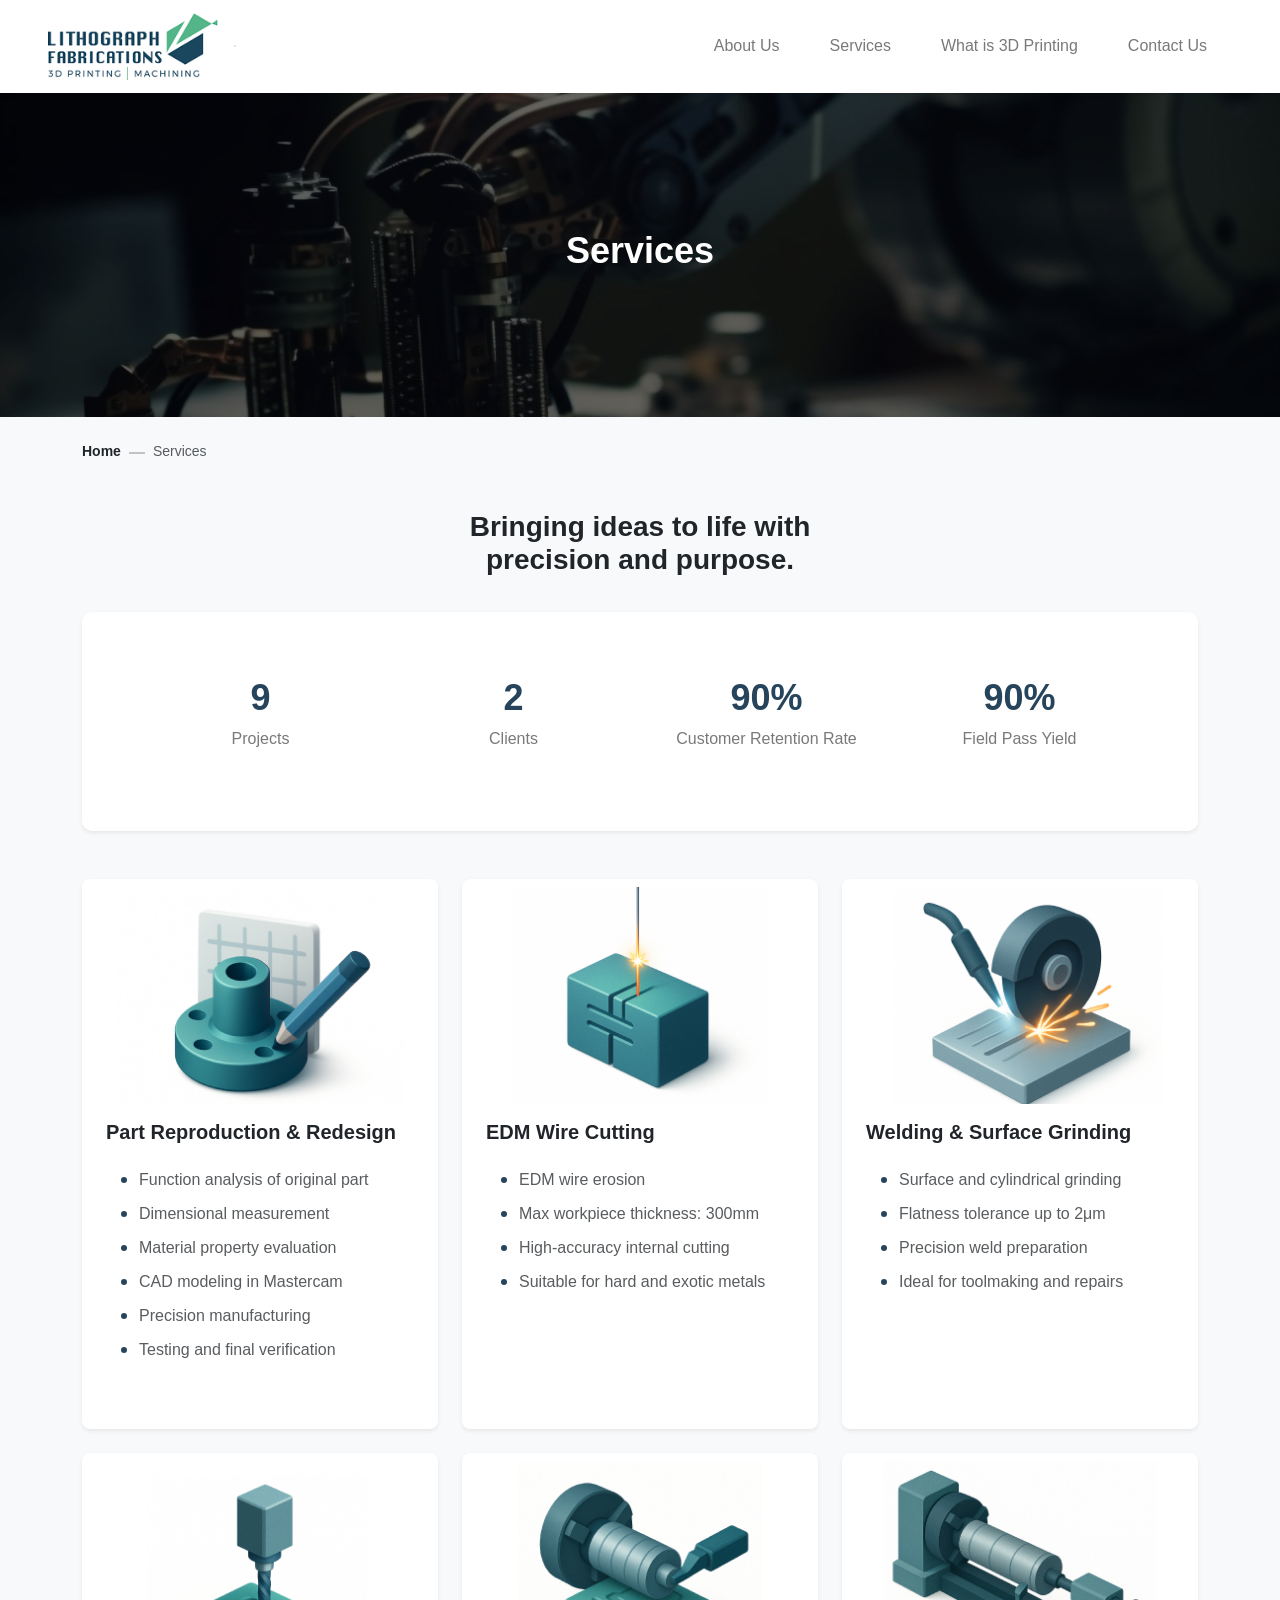
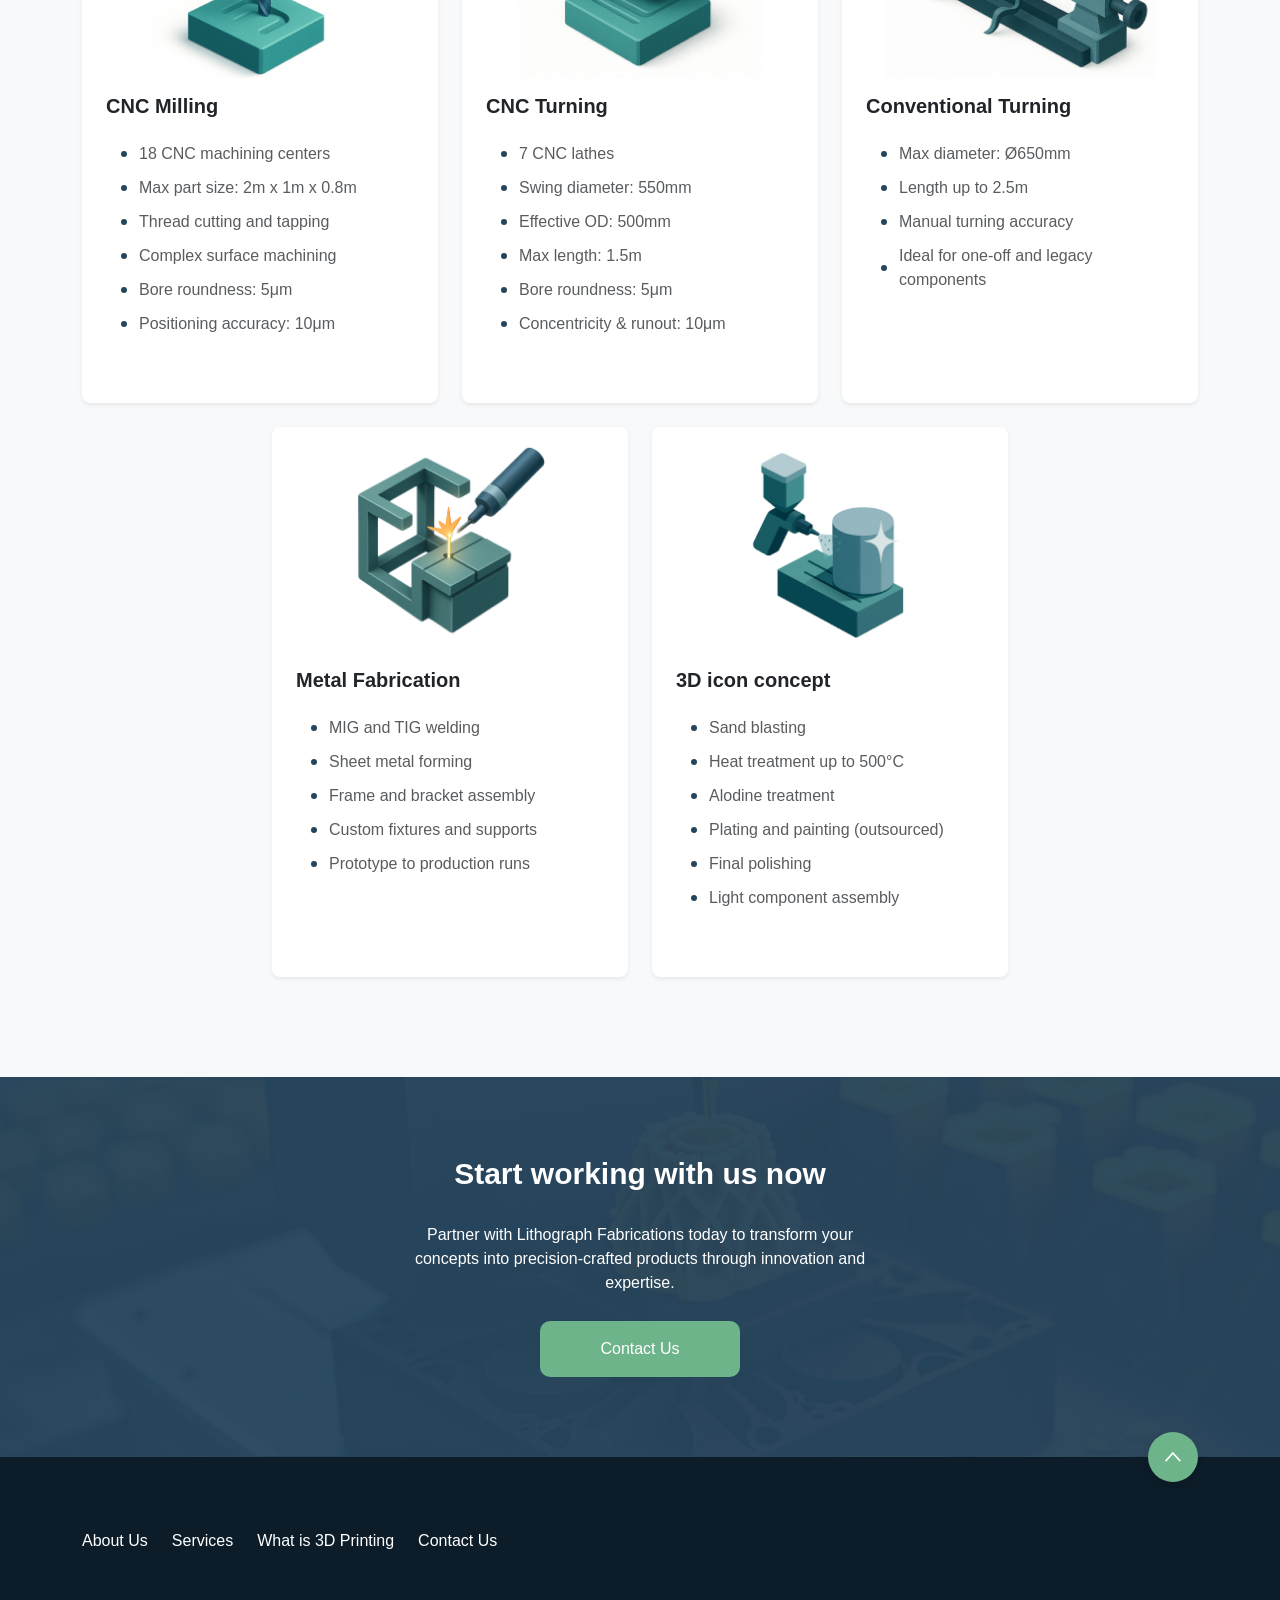
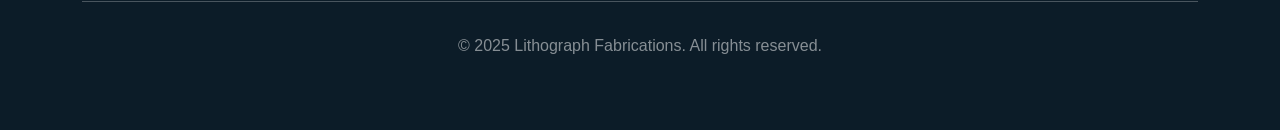
<file: services.html>
<!DOCTYPE html>
<html lang="en">

<head>
  <meta charset="UTF-8" />
  <meta name="viewport" content="width=device-width, initial-scale=1.0" />
  <title>Service - Lithograph Fabrications</title>
  <link rel="stylesheet" href="assets/css/bootstrap.min.css" />
  <link rel="stylesheet" href="assets/css/styles.css" />
  <link rel="stylesheet" href="assets/css/services.css" />
</head>

<body>
  <header>
    <nav class="navbar navbar-expand-lg navbar-light bg-white shadow-sm">
      <div class="container-fluid px-lg-5">
        <a class="navbar-brand" href="3d-printing.html">
          <img src="assets/images/logo.png" alt="Lithograph Fabrications Logo" class="img-fluid" />
        </a>
        <div class="d-flex align-items-center ms-auto order-lg-2">
          <button class="navbar-toggler d-lg-none border-0 ms-2" type="button" data-bs-toggle="collapse"
            data-bs-target="#navbarNav" aria-controls="navbarNav" aria-expanded="false" aria-label="Toggle navigation">
            <img src="assets/images/hamburger.svg" alt="Menu Toggle" class="custom-toggler-icon" />
            <img src="assets/images/close_icon.svg" alt="Close" class="close-icon" />
          </button>
        </div>
        <div class="d-flex w-100 order-lg-1">
          <div class="collapse navbar-collapse" id="navbarNav">
            <hr class="my-4" style="border: 1px solid #1a1a1a; opacity: 0.1" />
            <ul class="navbar-nav ms-auto align-items-center">
              <li class="nav-item">
                <a class="nav-link" href="index.html">About Us</a>
              </li>
              <li class="nav-item">
                <a class="nav-link" href="services.html">Services</a>
              </li>
              <li class="nav-item">
                <a class="nav-link" href="3d-printing.html">What is 3D Printing</a>
              </li>
              <!-- <li class="nav-item">
                <a class="nav-link" href="/products.html">Products Made</a>
              </li> -->
              <li class="nav-item">
                <a class="nav-link" href="contact-us.html">Contact Us</a>
              </li>
            </ul>
          </div>
        </div>
      </div>
    </nav>
  </header>

  <main class="bg-light">
    <section class="services-banner text-center text-white">
      <div class="container py-5">
        <h1 class="display-4 fw-bold">Services</h1>
      </div>
    </section>

    <section class="container my-4">
      <nav class="custom-breadcrumb" aria-label="breadcrumb">
        <ol class="breadcrumb">
          <li class="breadcrumb-item"><strong>Home</strong></li>
          <li class="breadcrumb-item active" aria-current="page">Services</li>
        </ol>
      </nav>
    </section>

    <section class="container text-center my-5">
      <div class="text-center services-stat d-none d-sm-block">
        <h2>Bringing ideas to life with precision and purpose.</h2>
      </div>

      <div class="card h-100 shadow-sm p-5 stat-card">
        <div class="card-body">
          <div class="row g-4">
            <div class="col-md-6 col-lg-3 d-flex flex-column align-items-center">
              <h2 id="counter-projects" class="counter" data-end="10">0</h2>
              <p>Projects</p>
            </div>
            <div class="col-md-6 col-lg-3 d-flex flex-column align-items-center">
              <h2 id="counter-clients" class="counter" data-end="3">0</h2>
              <p>Clients</p>
            </div>
            <div class="col-md-6 col-lg-3 d-flex flex-column align-items-center">
              <h2 id="counter-retention" class="counter" data-end="100" data-suffix="%">0</h2>
              <p>Customer Retention Rate</p>
            </div>
            <div class="col-md-6 col-lg-3 d-flex flex-column align-items-center">
              <h2 id="counter-yield" class="counter" data-end="100"  data-suffix="%">0</h2>
              <p>Field Pass Yield</p>
            </div>
          </div>
        </div>
      </div>
    </section>

    <section class="m-bottom">
      <div class="container">
        <div class="row g-4 cards-container">
          <div class="col-md-6 col-xl-4">
            <div class="card rounded-3 shadow-sm p-2 border-0 first-card">
              <img src="assets/images/services/card-img-1.png" alt="Reverse Engineering & Component Reproduction"
                class="card-img-top rounded-4" />
              <div class="card-body">
                <h3 class="card-title h5 fw-bold">
                  Part Reproduction & Redesign
                </h3>
                <ul class="card-text text-muted list-unstyled custom-bullet mt-4 mb-4">
                  <li>Function analysis of original part</li>
                  <li>Dimensional measurement</li>
                  <li>Material property evaluation</li>
                  <li>CAD modeling in Mastercam</li>
                  <li>Precision manufacturing</li>
                  <li>Testing and final verification</li>
                </ul>
              </div>
            </div>
          </div>
          <div class="col-md-6 col-xl-4">
            <div class="card rounded-3 shadow-sm p-2 border-0">
              <img src="assets/images/services/card-img-2.png" alt="EDM Wire Cutting – Up to 300mm"
                class="card-img-top rounded-4" />
              <div class="card-body">
                <h3 class="card-title h5 fw-bold">EDM Wire Cutting</h3>
                <ul class="card-text text-muted list-unstyled custom-bullet mt-4 mb-4 d-none d-sm-block">
                  <li>EDM wire erosion</li>
                  <li>Max workpiece thickness: 300mm</li>
                  <li>High-accuracy internal cutting</li>
                  <li>Suitable for hard and exotic metals</li>
                </ul>
              </div>
            </div>
          </div>
          <div class="col-md-6 col-xl-4">
            <div class="card rounded-3 shadow-sm p-2 border-0">
              <img src="assets/images/services/card-img-3.png" alt="Precision Welding & Surface Grinding"
                class="card-img-top rounded-4" />
              <div class="card-body">
                <h3 class="card-title h5 fw-bold">
                  Welding & Surface Grinding
                </h3>
                <ul class="card-text text-muted list-unstyled custom-bullet mt-4 mb-4 d-none d-sm-block">
                  <li>Surface and cylindrical grinding</li>
                  <li>Flatness tolerance up to 2μm</li>
                  <li>Precision weld preparation</li>
                  <li>Ideal for toolmaking and repairs</li>
                </ul>
              </div>
            </div>
          </div>
          <div class="col-md-6 col-xl-4">
            <div class="card rounded-3 shadow-sm p-2 border-0">
              <img src="assets/images/services/card-img-4.png" alt="CNC Milling – Multi-Axis Precision"
                class="card-img-top rounded-4" />
              <div class="card-body">
                <h3 class="card-title h5 fw-bold">CNC Milling</h3>
                <ul class="card-text text-muted list-unstyled custom-bullet mt-4 mb-4 d-none d-sm-block">
                  <li>18 CNC machining centers</li>
                  <li>Max part size: 2m x 1m x 0.8m</li>
                  <li>Thread cutting and tapping</li>
                  <li>Complex surface machining</li>
                  <li>Bore roundness: 5μm</li>
                  <li>Positioning accuracy: 10μm</li>
                </ul>
              </div>
            </div>
          </div>
          <div class="col-md-6 col-xl-4">
            <div class="card rounded-3 shadow-sm p-2 border-0">
              <img src="assets/images/services/card-img-5.png" alt="CNC Turning – Large Part Capability"
                class="card-img-top rounded-4" />
              <div class="card-body">
                <h3 class="card-title h5 fw-bold">CNC Turning</h3>
                <ul class="card-text text-muted list-unstyled custom-bullet mt-4 mb-4 d-none d-sm-block">
                  <li>7 CNC lathes</li>
                  <li>Swing diameter: 550mm</li>
                  <li>Effective OD: 500mm</li>
                  <li>Max length: 1.5m</li>
                  <li>Bore roundness: 5μm</li>
                  <li>Concentricity & runout: 10μm</li>
                </ul>
              </div>
            </div>
          </div>
          <div class="col-md-6 col-xl-4">
            <div class="card rounded-3 shadow-sm p-2 border-0">
              <img src="assets/images/services/card-img-6.png" alt="Conventional Turning – Oversized Parts"
                class="card-img-top rounded-4" />
              <div class="card-body">
                <h3 class="card-title h5 fw-bold">Conventional Turning</h3>
                <ul class="card-text text-muted list-unstyled custom-bullet mt-4 mb-4 d-none d-sm-block">
                  <li>Max diameter: Ø650mm</li>
                  <li>Length up to 2.5m</li>
                  <li>Manual turning accuracy</li>
                  <li>Ideal for one-off and legacy components</li>
                </ul>
              </div>
            </div>
          </div>
          <div class="col-md-6 col-xl-4">
            <div class="card rounded-3 shadow-sm p-2 border-0">
              <img src="assets/images/services/card-img-7.png" alt="Metal Fabrication & Structural Assembly"
                class="card-img-top rounded-4" />
              <div class="card-body">
                <h3 class="card-title h5 fw-bold">Metal Fabrication</h3>
                <ul class="card-text text-muted list-unstyled custom-bullet mt-4 mb-4 d-none d-sm-block">
                  <li>MIG and TIG welding</li>
                  <li>Sheet metal forming</li>
                  <li>Frame and bracket assembly</li>
                  <li>Custom fixtures and supports</li>
                  <li>Prototype to production runs</li>
                </ul>
              </div>
            </div>
          </div>
          <div class="col-md-6 col-xl-4">
            <div class="card rounded-3 shadow-sm p-2 border-0">
              <img src="assets/images/services/card-img-8.png" alt="Finishing, Coating & Light Assembly"
                class="card-img-top rounded-4" />
              <div class="card-body">
                <h3 class="card-title h5 fw-bold">3D icon concept</h3>
                <ul class="card-text text-muted list-unstyled custom-bullet mt-4 mb-4 d-none d-sm-block">
                  <li>Sand blasting</li>
                  <li>Heat treatment up to 500°C</li>
                  <li>Alodine treatment</li>
                  <li>Plating and painting (outsourced)</li>
                  <li>Final polishing</li>
                  <li>Light component assembly</li>
                </ul>
              </div>
            </div>
          </div>
        </div>
      </div>
    </section>

    <section
      class="text-center text-white py-5 contact-us-section d-flex flex-column justify-content-center align-items-center">
      <h2 class="h3 fw-bold">Start working with us now</h2>
      <p class="my-3">
        Partner with Lithograph Fabrications today to transform your concepts into precision-crafted products through
        innovation and expertise.
      </p>
      <a href="contact-us.html" class="btn px-4">Contact Us</a>
    </section>
  </main>
  <footer class="footer-dark py-5 text-white">
    <div class="container">
      <div class="row">
        <div class="col-lg-8">
          <ul class="nav flex-column flex-lg-row text-center text-lg-start">
            <li class="nav-item">
              <a class="nav-link text-white" href="index.html">About Us</a>
            </li>
            <li class="nav-item">
              <a class="nav-link text-white" href="services.html">Services</a>
            </li>
            <li class="nav-item">
              <a class="nav-link text-white" href="3d-printing.html">What is 3D Printing</a>
            </li>
            <!-- <li class="nav-item">
              <a class="nav-link text-white" href="products.html">Products Made</a>
            </li> -->
            <li class="nav-item">
              <a class="nav-link text-white" href="contact-us.html">Contact Us</a>
            </li>
          </ul>
        </div>
      </div>
      <hr class="my-4" style="border-color: #ffffff" />
      <div class="row text-center text-lg-start justify-content-center">
        <div class="col-lg-6 text-center my-3 my-lg-0 opacity-50 py-2 justify-content-center d-flex">
          <p>© 2025 Lithograph Fabrications. All rights reserved.</p>
        </div>
      </div>
      <div class="back-to-top-container">
        <a href="#" class="back-to-top">
          <img src="assets/images/arrow-up.svg" alt="Back to top" />
        </a>
      </div>
    </div>
  </footer>
  <script src="assets/js/script.js"></script>
  <script src="assets/js/bootstrap.min.js"></script>
 
</body>

</html>
</file>
<file: assets/css/about-us.css>
.about-intro h2 {
  font-size: 1.25rem;
  font-weight: 700;
}

.about-intro p {
  color: #797979;
}

.hero-section {
  background-image: url("../images/about-us/banner-sm.png");
  background-size: cover;
  background-position: center;
  height: 135px;
  display: flex;
  align-items: center;
}

.hero-section .display-4 {
  font-size: 20px;
  line-height: 30px;
}

.card {
  border: 0;
  border-radius: 10px;
}
.certifications img {
  width: 75px;
  height: 75px;
}
@media (min-width: 992px) {
  .hero-section {
    background-image: url("../images/about-us/banner.png");
    height: 324px;
  }

  .hero-section .display-4 {
    font-size: 36px;
    line-height: 54px;
  }

  .about-intro h2 {
    font-size: 1.5rem;
    max-width: 680px;
    margin-left: auto;
    margin-right: auto;
  }

  .about-intro p {
    max-width: 785px;
    margin-left: auto;
    margin-right: auto;
    color: #797979;
  }

  .container .row.align-items-center {
    --bs-gutter-x: 60px;
  }
  .certifications img {
    width: 150px;
    height: 150px;
  }
}
</file>
<file: assets/css/3d-printing.css>
.printing-banner {
  background-image: url("../images/3d-printing/banner-sm.png");
  background-size: cover;
  background-position: center;
  height: 135px;
  display: flex;
  align-items: center;
}

.printing-banner .display-4 {
  font-size: 20px;
  /* line-height: 40px; */
}

.printing-header {
  margin-bottom: 25px;
  padding: 5px;

  h2 {
    font-size: 24px;
    font-weight: 700;

    max-width: 280px;
    margin-left: auto;
    margin-right: auto;
    font-style: normal;
    line-height: 140%;
    text-align: center;
    color: #000000;
  }
}

.feature-card {
  background: white;
  border-radius: 12px;
  box-shadow: 0 4px 20px rgba(0, 0, 0, 0.08);
  transition: all 0.3s ease;
  border: none;
  overflow: hidden;
}

.feature-number {
  background-color: #2c3e50;
  color: white;
  display: flex;
  align-items: center;
  justify-content: center;
  width: 67px;
  height: 54px;
  border-radius: 10px;
  font-size: 24px;
  font-weight: 700;
  margin-right: 1rem;
  flex-shrink: 0;
}

.feature-title {
  color: #2c3e50;
  font-size: 18px;
  font-weight: 700;
  margin-bottom: 0;
  line-height: 1.3;
  display: flex;
  align-items: center;
}

.feature-header {
  display: flex;
  align-items: center;
  margin-bottom: 12px;
}

.feature-description {
  color: #6c757d;
  font-size: 14px;
  line-height: 1.6;
  margin-bottom: 0;
}

.feature-content {
  padding: 20px;
}

@media (min-width: 375px) {
  .printing-header h2 {
    font-size: 26px;
    max-width: 300px;
  }
}

@media (min-width: 768px) {
  .printing-header h2 {
    font-size: 28px;
    max-width: 443px;
  }

  .feature-content {
    padding: 1.5rem;
  }

  .feature-number {
    width: 77px;
    height: 64px;
    font-size: 30px;
    margin-right: 26px;
  }

  .feature-title {
    font-size: 20px;
  }
}

@media (min-width: 992px) {
  .printing-banner {
    height: 324px;
    background-image: url("../images/3d-printing/banner.png");
  }

  .printing-banner .display-4 {
    font-size: 36px;
    line-height: 54px;
  }
}
</file>
<file: assets/css/contact-us.css>
.hero-section {
  background-image: url("../images/contact-us/banner-sm.png");
  background-size: cover;
  background-position: center;
  height: 135px;
  display: flex;
  align-items: center;
}

.hero-section .display-4 {
  font-size: 28px;
  line-height: 40px;
}

.intro h2 {
  font-size: 1.625rem;
  font-weight: 700;
  max-width: 330px;
  margin-left: auto;
  margin-right: auto;

  font-style: normal;
  line-height: 140%;
  text-align: center;

  color: #000000;
}

.contact-details .social-icons {
  display: flex;
  gap: 1rem;
}

.social-icon {
  display: flex;
  align-items: center;
  justify-content: center;
  width: 42px;
  height: 42px;
  background: rgba(38, 69, 92, 0.1);
  border-radius: 50%;
  transition: background-color 0.3s ease;
}

.contact-card {
  background-color: #fff;
  padding: 2.5rem;
  border-radius: 10px;
  box-shadow: 0 10px 30px rgba(0, 0, 0, 0.1);
}

.contact-card p {
  max-width: 380px;
  text-align: center;
}

.contact-card a {
  text-decoration: none;
  color: #000;

  font-weight: 700;
  font-size: 18px;
  line-height: 27px;
  /* identical to box height */
}

.social-icon-dark {
  display: flex;
  align-items: center;
  justify-content: center;
  width: 42px;
  height: 42px;
  background: rgba(38, 69, 92, 0.1);
  border-radius: 50%;
  transition: background-color 0.3s ease;
}

.social-icon-dark:hover {
  background-color: #e9e9e9;
}

.form-card {
  background-color: #2c3e50;
  color: #fff;
  padding: 2.5rem;
  border-radius: 10px;
}

.form-card p {
  font-size: 16px;
  font-weight: bold;
  text-align: center;
  line-height: 25px;
  margin-bottom: 20px;
  margin-left: auto;
  margin-right: auto;
}

.form-card .form-control {
  background-color: #465a70;
  border-radius: 10px;
  border: 1px solid rgba(255, 255, 255, 0.2);
  color: #fff;
  padding: 0.75rem 1rem;
}

.form-card .form-control::placeholder {
  color: #aab8c5;
}

.form-card .form-label {
  margin-bottom: 0.5rem;
}

.btn-submit {
  background-color: #6eb48b;
  color: #fff;
  border: none;
  padding: 0.75rem;
  font-weight: bold;
  border-radius: 5px;
}

.map-container {
  padding: 0.5rem;
  background-color: #fff;
  box-shadow: 0 10px 30px rgba(0, 0, 0, 0.1);
  border-radius: 10px;
}

.map-container iframe {
  border-radius: 5px;
}

@media (min-width: 375px) {
  .form-card p {
    font-size: 18px;
  }
}

@media (min-width: 425px) {
  .form-card p {
    max-width: 284px;
  }
}

/* Desktop enhancements (min-width: 992px) */
@media (min-width: 992px) {
  .hero-section {
    background-image: url("../images/contact-us/banner.png");
    height: 324px;
  }

  .hero-section .display-4 {
    font-size: 36px;
    line-height: 54px;
  }

  .intro h2 {
    font-size: 1.75rem;
    max-width: 450px;
  }

  .form-card p {
    font-size: 20px;
    max-width: 345px;
  }

  .form-card textarea {
    height: 220px;
  }

  .contact-details .row {
    --bs-gutter-x: 70px;
    align-items: flex-start;
  }
}
</file>
<file: assets/css/products.css>
.hero-section {
  background-image: url("../images/products/banner-sm.png");
  background-size: cover;
  background-position: center;
  height: 135px;
  display: flex;
  align-items: center;
}

.hero-section .display-4 {
  font-size: 20px;
}

.intro h2 {
  max-width: 480px;
  margin: 0 auto;
  font-weight: bold;
  font-size: 26px;
}

.filter-card-container {
  border-radius: 10px;
  overflow: hidden;
  margin-bottom: 2rem;
  box-shadow: 0 5px 15px rgba(0, 0, 0, 0.05);
}

.filter-header {
  display: flex;
  align-items: center;
  background-color: #2c3e50;
  color: white;
  font-weight: bold;
  padding: 1rem 1.5rem;
}

.filter-header[data-bs-toggle="collapse"] {
  cursor: pointer;
  /* Makes it feel clickable on mobile */
}

.filter-arrow {
  transition: transform 0.2s ease-in-out;
}

.filter-header[aria-expanded="true"] .filter-arrow {
  transform: rotate(180deg);
}

.filter-accordion {
  background-color: #fff;
  padding: 0 1.5rem 1.5rem 1.5rem;
  border-top: none;
}

.filter-accordion .accordion-item {
  background-color: transparent;
  border: none;
  border-bottom: 1px solid #dee2e6;
}

.filter-accordion .accordion-item:last-child {
  border-bottom: none;
}

.filter-accordion .accordion-button {
  background-color: transparent;
  color: #212529;
  font-weight: 500;
  padding: 1rem 0;
  box-shadow: none;
}

.filter-accordion .accordion-button:not(.collapsed) {
  color: #000;
}

.filter-accordion .accordion-button::after {
  flex-shrink: 0;
  width: 0.75rem;
  height: 0.75rem;
  margin-left: auto;
  content: "";
  background-image: url("../images/plus.svg");
  background-position: center;
  background-repeat: no-repeat;
  background-size: 1.25rem;
  transition: transform 0.2s ease-in-out;
}

.filter-accordion .accordion-button:not(.collapsed)::after {
  background-image: url("../images/minus.svg");
  /* SVG for expanded state */
  transform: none;
}

.filter-accordion .accordion-body {
  color: #6c757d;
  padding: 0.5rem 0 1rem 1rem;
}

/* Product Card Styles */
.product-card {
  border: none;
  border-radius: 10px;
  box-shadow: 0 5px 15px rgba(0, 0, 0, 0.05);
  transition: transform 0.2s ease-in-out, box-shadow 0.2s ease-in-out;
}

.product-card:hover {
  transform: translateY(-5px);
  box-shadow: 0 10px 25px rgba(0, 0, 0, 0.1);
}

.product-card .card-body {
  padding: 1.5rem;
}

.product-card .card-title {
  font-weight: bold;
  font-size: 1.1rem;
}

.product-card .card-text {
  color: #797979;
  font-size: 0.9rem;
}

.product-card a {
  text-decoration: none;
  font-weight: 400;
  font-size: 14px;
  line-height: 150%;
  color: #26455c;
  border-bottom: 1px solid #26455c;
}

.btn-load-more {
  padding: 0.75rem 2.5rem;
  font-weight: 500;
  transition: all 0.2s ease-in-out;
  width: 200px;
  height: 56px;
  border: 2px solid #6eb48b;
  border-radius: 10px;
  line-height: 150%;
  text-align: center;
  color: #6eb48b;
}

.btn-load-more:hover {
  background-color: #f8f9fa;
  border-color: #ced4da;
}

@media (min-width: 992px) {
  .hero-section {
    height: 324px;
    background-image: url("../images/products/banner.png");
  }

  .hero-section .display-4 {
    font-size: 36px;
    line-height: 54px;
  }

  .intro h2 {
    font-size: 28px;
  }

  .filter-card-container {
    margin-bottom: 0;
    border: none;
    box-shadow: 0 5px 15px rgba(0, 0, 0, 0.05);
  }

  .filter-header {
    align-items: center;
    background-color: #2c3e50;
    color: white;
    font-weight: bold;
    padding: 1rem 1.5rem;
  }
}
</file>
<file: assets/css/services.css>
.services-banner {
  background-image: url("../images/services/banner-sm.png");
  background-size: cover;
  background-position: center;
  height: 135px;
  display: flex;
  align-items: center;
}

.services-banner .display-4 {
  font-size: 20px;
}

.services-stat {
  margin-bottom: 35px;

  h2 {
    font-size: 28px;
    font-weight: 700;
  }
}

.custom-bullet {
  margin-left: 15px;

  li {
    background: url("../images/services/custombullet.svg") no-repeat left center;
    padding-left: 18px;
    background-size: 6px 6px;
    margin-bottom: 10px;
  }
}

.stat-card {
  border-radius: 10px;
  border: 0;

  h2 {
    font-size: 34px;
    font-weight: bold;
    color: #26455c;
  }

  p {
    font-size: 14px;
    color: #797979;
    max-width: 100px;
  }
}
.cards-container .card {
  min-height: 550px; /* adjust as needed */
}
.cards-container .card:hover {
  background-color: #54b688;
  ul li {
    color: #fff;
  }
}
@media (min-width: 992px) {
  .services-banner {
    height: 324px;
    background-image: url("../images/services/banner.png");
  }

  .services-banner .display-4 {
    font-size: 36px;
    line-height: 54px;
  }

  .services-stat h2 {
    font-size: 28px;
    max-width: 455px;
    margin-left: auto;
    margin-right: auto;
  }

  .stat-card {
    h2 {
      font-size: 36px;
    }

    p {
      font-size: 16px;
      max-width: unset;
    }
  }

  .row.g-4 > .col-xl-4:last-child:nth-child(odd) {
    margin-left: auto;
    margin-right: auto;
  }

  .row.g-4 > .col-xl-4:nth-last-child(2) {
    margin-left: auto;
  }

  .row.g-4 > .col-xl-4:last-child {
    margin-right: auto;
  }

  .container .row.align-items-center {
    --bs-gutter-x: 60px;
  }
}
</file>
<file: assets/css/styles.css>
/* Custom styles to complement Bootstrap */
body {
  font-family: Poppins, -apple-system, BlinkMacSystemFont, "Segoe UI", Roboto,
    Ubuntu, "Helvetica Neue", Helvetica, Arial, sans-serif;
}

.navbar {
  box-shadow: 0 4px 50px rgba(0, 0, 0, 0.1);
}

.navbar-brand img {
  width: 70px;
  height: auto;
  max-width: 100%;
}

.navbar-nav .nav-link {
  color: #797979;
  font-size: 16px;
  margin: 0 10px;
}

.navbar-nav .nav-link:hover {
  color: #000;
}

.navbar-toggler .close-icon {
  display: none;
}

.navbar-toggler[aria-expanded="true"] .custom-toggler-icon {
  display: none;
}

.navbar-toggler[aria-expanded="true"] .close-icon {
  display: inline;
}

.navbar-toggler:focus {
  box-shadow: unset;
}

.language-dropdown .input-group-text {
  background-color: #e2e9f7;
  padding: 0.5rem;
  border: 0;
}

.language-dropdown .form-select {
  background-color: #e2e9f7;
  border: 0;
  border-left: none;
  appearance: none;
  padding: 0.5rem 1rem;
}

.language-dropdown .form-select.custom-select {
  padding-left: 0;
  background-image: url("../images/arrow-down.svg");
  background-repeat: no-repeat;
  background-position: right 0.75rem center;
  background-size: 16px 12px;
}

.round-left {
  border-top-left-radius: 30px;
  border-bottom-left-radius: 30px;
}

.round-right {
  border-top-right-radius: 30px;
  border-bottom-right-radius: 30px;
}

.search-btn {
  background-color: #e2e9f7;
  border: none;
  width: 35px;
  height: 35px;
  display: flex;
  align-items: center;
  justify-content: center;
  padding: 0;
  border-radius: 50%;
}

.search-btn img {
  width: 12px;
  height: 12px;
  filter: grayscale(100%) brightness(0%);
}

.custom-toggler-icon {
  width: 24px;
  height: 24px;
  object-fit: contain;
}

.navbar .container {
  padding: 0 15px;
}

.custom-breadcrumb .breadcrumb-item + .breadcrumb-item::before {
  content: url("../images/breadcrumb-line.svg");
  margin: 0;
  vertical-align: middle;
  position: relative;
  bottom: 2px;
}

.breadcrumb-item {
  font-size: 12px;
}

/* Mobile Reordering Styles */
.row.reorder-mobile {
  display: flex;
  flex-direction: column;
}

.row.reorder-mobile .text-content {
  display: contents;
  /* Promotes h3 and p to be flex items of the row */
}

/* Add padding back to h3 and p on mobile because 'display: contents' removes their parent's padding */
.row.reorder-mobile .text-content h3,
.row.reorder-mobile .text-content p {
  padding-right: calc(var(--bs-gutter-x) * 0.5);
  padding-left: calc(var(--bs-gutter-x) * 0.5);
}

.row.reorder-mobile .text-content h3 {
  order: 1;
}

.row.reorder-mobile .image-fill-col {
  order: 2;
  margin-top: 1.5rem;
  margin-bottom: 1.5rem;
}

.row.reorder-mobile .text-content p {
  order: 3;
}

/* Line 1 */
/* 
position: absolute;
width: 335px;
height: 0px;
left: 20px;
top: 64px;

opacity: 0.1;
border: 1px solid #1A1A1A; */

.contact-us-section {
  background-image: url("../images/contact-us/contacts-bg.png");
  color: #fff;
  align-items: center;
  padding: 3.125rem 1.25rem;
  justify-content: center;
  text-align: center;
  display: flex;
  flex-direction: column;
  p {
    font-size: 14px;
    max-width: 335px;
    padding: 0 20px;
    font-weight: 400;
    font-size: 14px;
    line-height: 150%;
    margin-top: 0;
  }

  h2 {
    font-size: 28px;
    max-width: 335px;
    font-weight: 700;
    padding: 0 20px;
    margin-bottom: 5px;
  }
  a.btn {
    width: 335px;
    max-width: 100%;
    height: 50px;
    background: #6eb48b;
    border-radius: 10px;
    align-items: center;
    justify-content: center;
    display: flex;
    text-decoration: none;
    color: #fff;
  }
}

.logo-item {
  height: 19px;
  width: auto;
  opacity: 0.5;
  transition: opacity 0.3s ease-in-out;
}

.logo-item:hover {
  opacity: 1;
}

/* Footer Styles */
.footer-dark {
  background-color: #0c1c28;
}
.footer-dark .container {
    position: relative;
}
.footer-dark .nav-link {
  padding: 0.5rem 0;
}

/* Reorder footer bottom row on mobile */
.footer-dark .container > .row:last-of-type {
  display: flex;
  flex-direction: column;
}

.footer-dark .container > .row:last-of-type > div:nth-child(1) {
  order: 1;
}

/* Privacy Policy */
.footer-dark .container > .row:last-of-type > div:nth-child(3) {
  order: 2;
}

/* Cookie Policy */
.footer-dark .container > .row:last-of-type > div:nth-child(2) {
  order: 3;
}

/* Copyright */
.footer-dark .container > .row:last-of-type > div:nth-child(2) p {
  max-width: 225px;
  padding: 0;
}

.social-icons {
  display: flex;
  gap: 1rem;
}

.social-icon {
  display: flex;
  align-items: center;
  justify-content: center;
  width: 42px;
  height: 42px;
  background-color: rgba(63, 19, 19, 0.1);
  border-radius: 50%;
  transition: background-color 0.3s ease;
}

.social-icon:hover {
  background-color: rgba(255, 255, 255, 0.2);
}

.m-bottom {
  margin-bottom: 50px;
}

.back-to-top-container {
    position: absolute;
    top: -3rem;
    right: 12px; 
    transform: translateY(-50%);
    z-index: 100;
}

.back-to-top {
    background-color: #6eb48b;
    width: 50px;
    height: 50px;
    border-radius: 50%;
    display: flex;
    align-items: center;
    justify-content: center;
    box-shadow: 0 4px 8px rgba(0,0,0,0.1);
    transition: opacity 0.3s ease-in-out, visibility 0.3s ease-in-out;
}
.back-to-top img {
  width: 16px;
  height: 24px;
}
/* Additional extra small screen adjustment */
@media (min-width: 375px) {
  .navbar-brand img {
    width: 100px;
  }
}

@media (min-width: 425px) {
  .logo-item {
    height: 25px;
  }
}

/* Tablet and up enhancements (min-width: 768px) */
@media (min-width: 768px) {
  .breadcrumb-item {
    font-size: 14px;
  }

  .m-bottom {
    margin-bottom: 100px;
  }

  /* Reset reordering styles for desktop */
  .row.reorder-mobile {
    flex-direction: row;
  }

  .row.reorder-mobile .text-content {
    display: block;
    /* Revert to default block behavior */
  }

  /* Remove the manually added padding for desktop */
  .row.reorder-mobile .text-content h3,
  .row.reorder-mobile .text-content p {
    padding-right: 0;
    padding-left: 0;
  }

  .row.reorder-mobile .text-content h3,
  .row.reorder-mobile .image-fill-col,
  .row.reorder-mobile .text-content p {
    order: unset;
    /* Reset order for desktop */
  }

  .row.reorder-mobile .image-fill-col {
    margin: 0;
    /* Reset mobile margin */
  }

  /* Handle the alternating layout */
  .row.reorder-mobile.reverse .text-content {
    order: 2;
  }

  .row.reorder-mobile.reverse .image-fill-col {
    order: 1;
  }

  /* Styles for filling image column */
  .image-fill-col {
    align-self: stretch;
    display: flex;
  }

  .image-fill-col img {
    width: 100%;
    object-fit: cover;
  }

  .contact-us-section {
    height: 380px;

    p {
      font-size: 16px;
      max-width: 524px;
      padding: 10px 25px;
    }

    h2 {
      font-size: 30px;
      max-width: unset;
    }

    a.btn {
      height: 56px;
      width: 200px;
    }
  }

  .footer-dark .container > .row:last-of-type > div:nth-child(2) p {
    max-width: unset;
  }
}

/* Desktop enhancements (min-width: 992px) */
@media (min-width: 992px) {
  .navbar-brand img {
    width: 202px;
  }

  .navbar-expand-lg .navbar-nav .nav-link {
    padding: 15px 0;
  }

  .language-dropdown .input-group-text {
    padding: 0.75rem;
  }

  .language-dropdown .form-select {
    padding: 0.75rem 1.5rem;
  }

  .round-left {
    border-top-left-radius: 10px;
    border-bottom-left-radius: 10px;
  }

  .round-right {
    border-top-right-radius: 10px;
    border-bottom-right-radius: 10px;
  }

  .search-btn {
    width: 40px;
    height: 40px;
  }

  .search-btn img {
    width: 14px;
    height: 14px;
  }

  .hero-section {
    height: 324px;
  }

  .hero-section .display-4 {
    font-size: 36px;
    line-height: 54px;
  }

  .custom-toggler-icon,
  .close-icon {
    display: none;
  }

  .logo-item {
    height: 35px;
  }

  .footer-dark .container > .row:last-of-type {
    flex-direction: row;
  }

  .footer-dark .container > .row:last-of-type > div {
    order: unset !important;
  }

  .footer-dark .nav-link {
    padding: 1.5rem 1.5rem 1.5rem 0;
  }
}

@media (min-width: 1200px) {
  .navbar-expand-lg .navbar-nav .nav-link {
    padding: 15px;
  }
}
</file>
